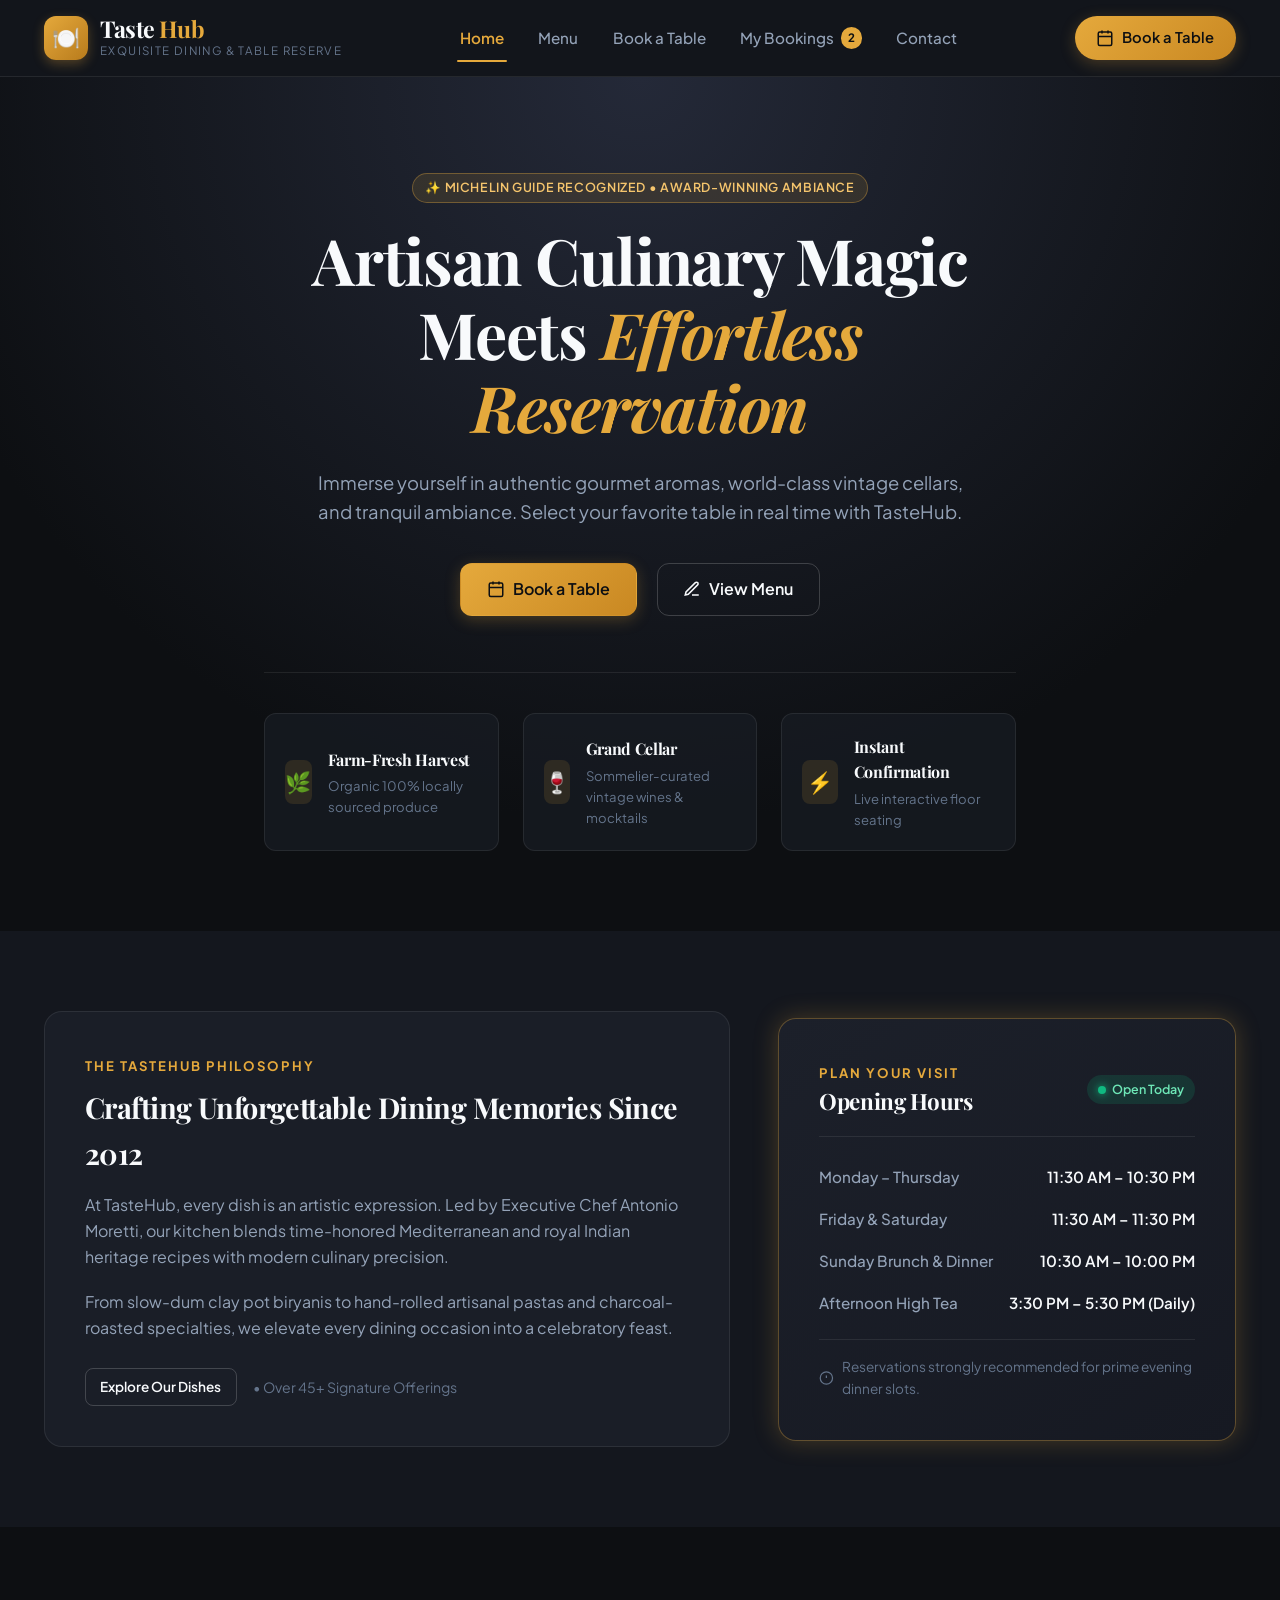
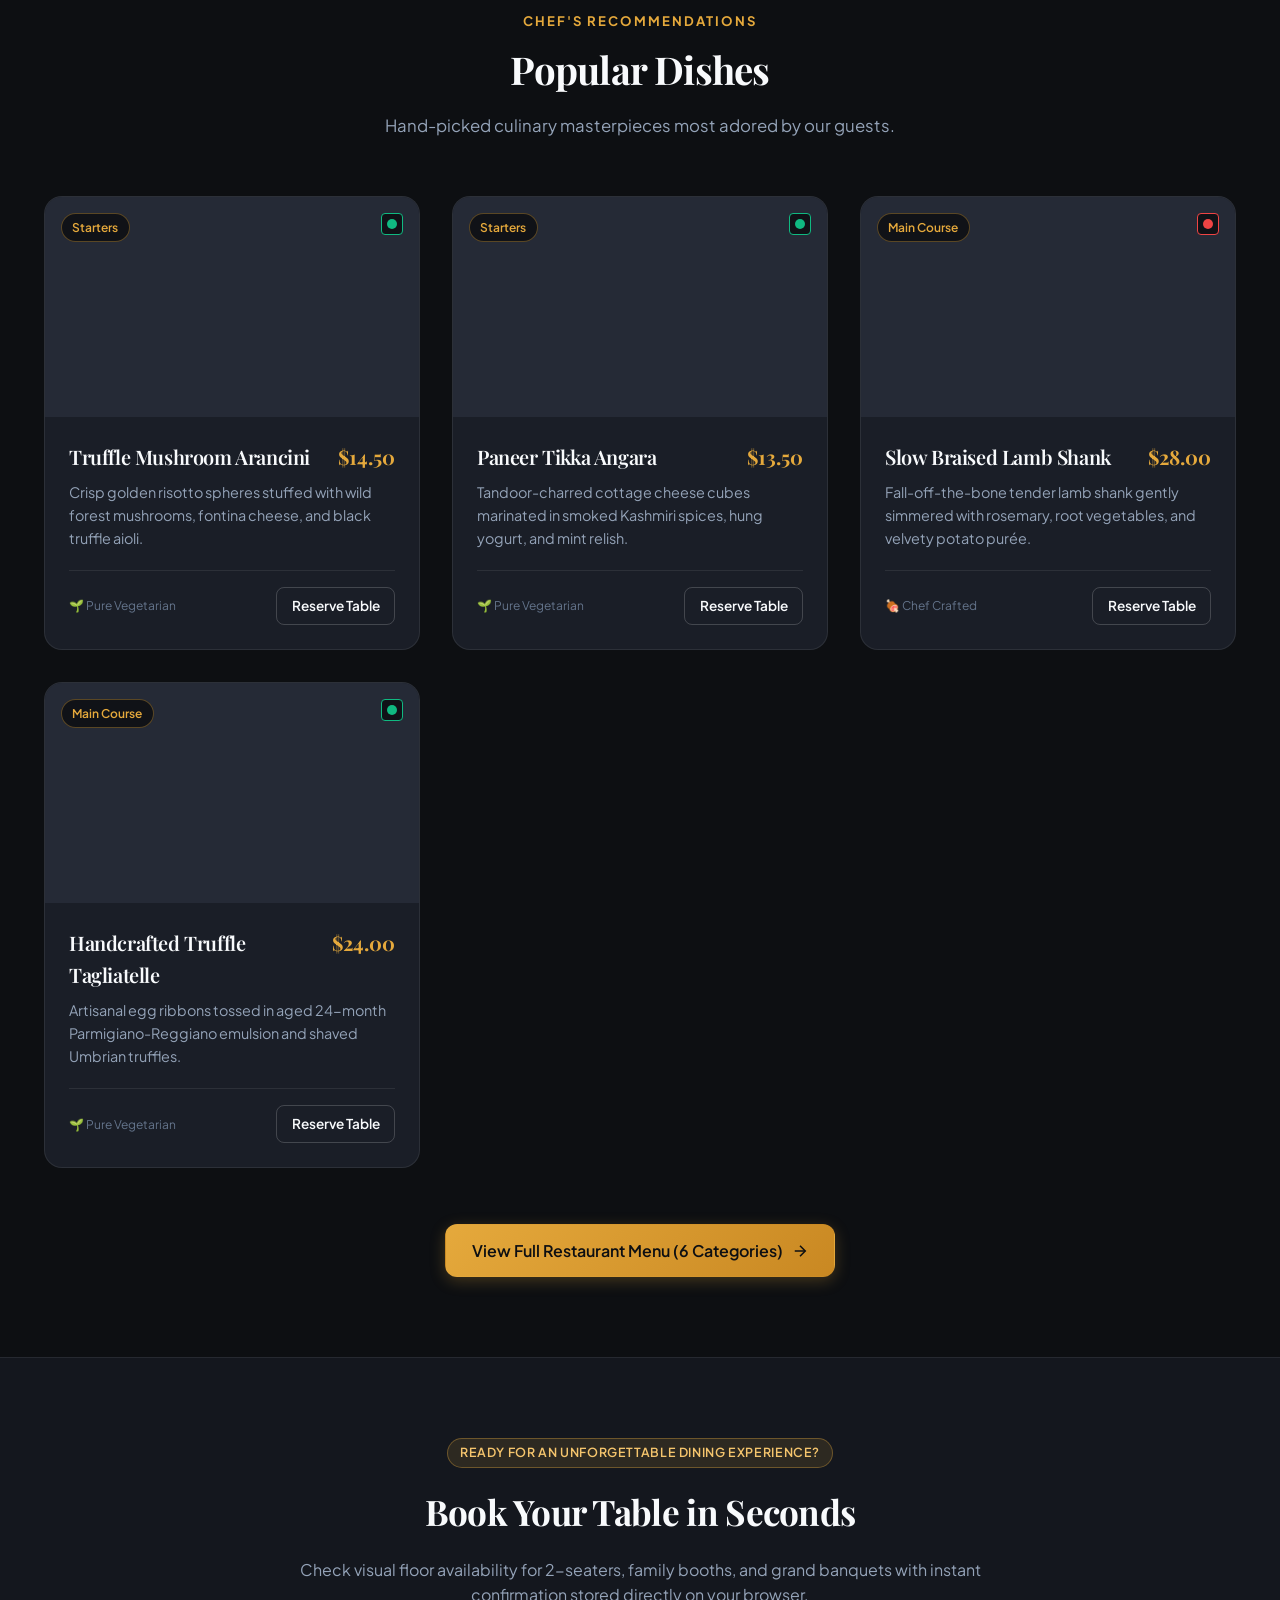
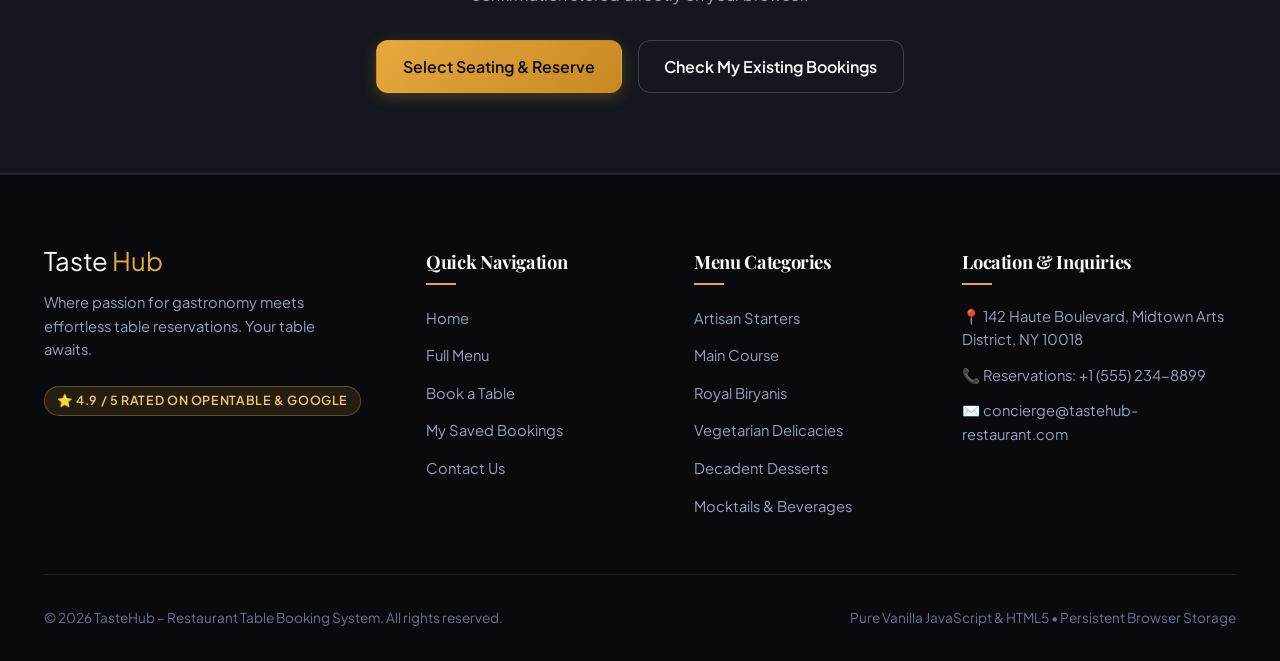
<file: index.html>
<!DOCTYPE html>
<html lang="en">
<head>
    <meta charset="UTF-8">
    <meta name="viewport" content="width=device-width, initial-scale=1.0">
    <meta name="description" content="TasteHub – Experience fine dining and reserve your exclusive restaurant table with real-time floor plan availability.">
    <title>TasteHub – Restaurant Table Booking System</title>
    
    <!-- Google Fonts -->
    <link rel="preconnect" href="https://fonts.googleapis.com">
    <link rel="preconnect" href="https://fonts.gstatic.com" crossorigin>
    <link href="https://fonts.googleapis.com/css2?family=Playfair+Display:ital,wght@0,500;0,600;0,700;0,800;1,600&family=Plus+Jakarta+Sans:wght@300;400;500;600;700&display=swap" rel="stylesheet">
    
    <!-- Stylesheet -->
    <link rel="stylesheet" href="css/style.css">
</head>
<body>

    <!-- Site Header & Navigation Bar -->
    <header class="site-header">
        <div class="container nav-container">
            <a href="index.html" class="logo-link" id="brand-logo-link">
                <div class="logo-badge">🍽️</div>
                <div class="brand-text-wrap">
                    <h1 class="brand-title">Taste<span>Hub</span></h1>
                    <span class="brand-tagline">Exquisite Dining & Table Reserve</span>
                </div>
            </a>

            <!-- Desktop Navigation -->
            <nav class="desktop-nav" aria-label="Main Navigation">
                <a href="index.html" class="nav-link active" id="nav-home">Home</a>
                <a href="menu.html" class="nav-link" id="nav-menu">Menu</a>
                <a href="booking.html" class="nav-link" id="nav-booking">Book a Table</a>
                <a href="bookings.html" class="nav-link" id="nav-bookings">
                    My Bookings
                    <span class="badge-counter" id="booking-count-badge">0</span>
                </a>
                <a href="contact.html" class="nav-link" id="nav-contact">Contact</a>
            </nav>

            <a href="booking.html" class="nav-cta-btn" id="nav-reserve-cta">
                <svg width="18" height="18" fill="none" stroke="currentColor" stroke-width="2" viewBox="0 0 24 24"><path d="M8 2v4M16 2v4M3 10h18M5 4h14a2 2 0 012 2v14a2 2 0 01-2 2H5a2 2 0 01-2-2V6a2 2 0 012-2z"/></svg>
                Book a Table
            </a>

            <!-- Mobile Hamburger Button -->
            <button class="mobile-toggle-btn" id="mobile-menu-toggle" aria-label="Toggle Mobile Menu">
                <svg width="24" height="24" fill="none" stroke="currentColor" stroke-width="2" viewBox="0 0 24 24"><line x1="3" y1="12" x2="21" y2="12"/><line x1="3" y1="6" x2="21" y2="6"/><line x1="3" y1="18" x2="21" y2="18"/></svg>
            </button>
        </div>
    </header>

    <!-- Mobile Navigation Drawer -->
    <div class="mobile-nav-drawer" id="mobile-nav-drawer">
        <a href="index.html" class="mobile-nav-link active">Home</a>
        <a href="menu.html" class="mobile-nav-link">Menu</a>
        <a href="booking.html" class="mobile-nav-link">Book a Table</a>
        <a href="bookings.html" class="mobile-nav-link">My Bookings</a>
        <a href="contact.html" class="mobile-nav-link">Contact</a>
        <a href="booking.html" class="btn btn-primary" style="margin-top: 0.5rem;">Reserve Table Now</a>
    </div>

    <!-- Main Content -->
    <main>
        <!-- Hero Section -->
        <section class="hero-section" id="hero">
            <div class="hero-overlay"></div>
            <div class="container hero-content">
                <div class="hero-badge">
                    <span class="badge badge-gold">✨ Michelin Guide Recognized • Award-Winning Ambiance</span>
                </div>
                <h2 class="hero-title">
                    Artisan Culinary Magic Meets <span>Effortless Reservation</span>
                </h2>
                <p class="hero-desc">
                    Immerse yourself in authentic gourmet aromas, world-class vintage cellars, and tranquil ambiance. Select your favorite table in real time with TasteHub.
                </p>
                <div class="hero-actions">
                    <a href="booking.html" class="btn btn-primary" id="hero-book-btn">
                        <svg width="18" height="18" fill="none" stroke="currentColor" stroke-width="2" viewBox="0 0 24 24"><path d="M8 2v4M16 2v4M3 10h18M5 4h14a2 2 0 012 2v14a2 2 0 01-2 2H5a2 2 0 01-2-2V6a2 2 0 012-2z"/></svg>
                        Book a Table
                    </a>
                    <a href="menu.html" class="btn btn-outline" id="hero-menu-btn">
                        <svg width="18" height="18" fill="none" stroke="currentColor" stroke-width="2" viewBox="0 0 24 24"><path d="M12 20h9M16.5 3.5a2.121 2.121 0 0 1 3 3L7 19l-4 1 1-4L16.5 3.5z"/></svg>
                        View Menu
                    </a>
                </div>

                <!-- Hero Features Row -->
                <div class="hero-features">
                    <div class="feature-pill">
                        <div class="feature-icon">🌿</div>
                        <div class="feature-text">
                            <h4>Farm-Fresh Harvest</h4>
                            <p>Organic 100% locally sourced produce</p>
                        </div>
                    </div>
                    <div class="feature-pill">
                        <div class="feature-icon">🍷</div>
                        <div class="feature-text">
                            <h4>Grand Cellar</h4>
                            <p>Sommelier-curated vintage wines & mocktails</p>
                        </div>
                    </div>
                    <div class="feature-pill">
                        <div class="feature-icon">⚡</div>
                        <div class="feature-text">
                            <h4>Instant Confirmation</h4>
                            <p>Live interactive floor seating</p>
                        </div>
                    </div>
                </div>
            </div>
        </section>

        <!-- Story & Opening Hours Section -->
        <section class="section section-alt" id="story-hours">
            <div class="container">
                <div class="story-hours-grid">
                    <!-- Left: Culinary Story -->
                    <div class="story-card">
                        <span class="section-subtitle">The TasteHub Philosophy</span>
                        <h3>Crafting Unforgettable Dining Memories Since 2012</h3>
                        <p>
                            At TasteHub, every dish is an artistic expression. Led by Executive Chef Antonio Moretti, our kitchen blends time-honored Mediterranean and royal Indian heritage recipes with modern culinary precision.
                        </p>
                        <p>
                            From slow-dum clay pot biryanis to hand-rolled artisanal pastas and charcoal-roasted specialties, we elevate every dining occasion into a celebratory feast.
                        </p>
                        <div style="margin-top: 1.75rem; display: flex; gap: 1rem; align-items: center;">
                            <a href="menu.html" class="btn btn-sm btn-outline">Explore Our Dishes</a>
                            <span style="color: var(--text-muted); font-size: 0.88rem;">• Over 45+ Signature Offerings</span>
                        </div>
                    </div>

                    <!-- Right: Opening Hours Card -->
                    <div class="hours-card" id="opening-hours-card">
                        <div class="hours-header">
                            <div>
                                <span class="section-subtitle" style="margin-bottom: 0;">Plan Your Visit</span>
                                <h3>Opening Hours</h3>
                            </div>
                            <div class="live-status-chip">
                                <span class="pulse-circle"></span> Open Today
                            </div>
                        </div>

                        <ul class="hours-list">
                            <li class="hours-item">
                                <span class="hours-day">Monday – Thursday</span>
                                <span class="hours-time">11:30 AM – 10:30 PM</span>
                            </li>
                            <li class="hours-item">
                                <span class="hours-day">Friday & Saturday</span>
                                <span class="hours-time">11:30 AM – 11:30 PM</span>
                            </li>
                            <li class="hours-item">
                                <span class="hours-day">Sunday Brunch & Dinner</span>
                                <span class="hours-time">10:30 AM – 10:00 PM</span>
                            </li>
                            <li class="hours-item">
                                <span class="hours-day">Afternoon High Tea</span>
                                <span class="hours-time">3:30 PM – 5:30 PM (Daily)</span>
                            </li>
                        </ul>

                        <div class="hours-note">
                            <svg width="18" height="18" fill="none" stroke="currentColor" stroke-width="2" viewBox="0 0 24 24"><circle cx="12" cy="12" r="10"/><line x1="12" y1="8" x2="12" y2="12"/><line x1="12" y1="16" x2="12.01" y2="16"/></svg>
                            <span>Reservations strongly recommended for prime evening dinner slots.</span>
                        </div>
                    </div>
                </div>
            </div>
        </section>

        <!-- Popular Dishes Section -->
        <section class="section" id="popular-dishes">
            <div class="container">
                <div class="section-header">
                    <span class="section-subtitle">Chef's Recommendations</span>
                    <h2 class="section-title">Popular Dishes</h2>
                    <p class="section-desc">Hand-picked culinary masterpieces most adored by our guests.</p>
                </div>

                <div class="menu-grid" id="popular-dishes-grid">
                    <!-- Populated dynamically via script.js -->
                </div>

                <div style="text-align: center; margin-top: 3.5rem;">
                    <a href="menu.html" class="btn btn-primary" id="view-full-menu-btn">
                        <span>View Full Restaurant Menu (6 Categories)</span>
                        <svg width="18" height="18" fill="none" stroke="currentColor" stroke-width="2" viewBox="0 0 24 24"><line x1="5" y1="12" x2="19" y2="12"/><polyline points="12 5 19 12 12 19"/></svg>
                    </a>
                </div>
            </div>
        </section>

        <!-- Quick Booking CTA Banner -->
        <section class="section section-alt" style="border-top: 1px solid var(--border-subtle); border-bottom: 1px solid var(--border-subtle);">
            <div class="container" style="text-align: center; max-width: 760px;">
                <span class="badge badge-gold" style="margin-bottom: 1rem;">Ready for an unforgettable dining experience?</span>
                <h2 style="font-size: 2.2rem; margin-bottom: 1rem;">Book Your Table in Seconds</h2>
                <p style="color: var(--text-secondary); margin-bottom: 2rem;">
                    Check visual floor availability for 2-seaters, family booths, and grand banquets with instant confirmation stored directly on your browser.
                </p>
                <div style="display: flex; gap: 1rem; justify-content: center; flex-wrap: wrap;">
                    <a href="booking.html" class="btn btn-primary">Select Seating & Reserve</a>
                    <a href="bookings.html" class="btn btn-outline">Check My Existing Bookings</a>
                </div>
            </div>
        </section>
    </main>

    <!-- Site Footer -->
    <footer class="site-footer">
        <div class="container">
            <div class="footer-grid">
                <div class="footer-brand">
                    <div class="brand-title" style="font-size: 1.6rem;">Taste<span>Hub</span></div>
                    <p>Where passion for gastronomy meets effortless table reservations. Your table awaits.</p>
                    <span class="badge badge-gold">⭐ 4.9 / 5 Rated on OpenTable & Google</span>
                </div>

                <div class="footer-col">
                    <h4>Quick Navigation</h4>
                    <ul class="footer-links">
                        <li><a href="index.html">Home</a></li>
                        <li><a href="menu.html">Full Menu</a></li>
                        <li><a href="booking.html">Book a Table</a></li>
                        <li><a href="bookings.html">My Saved Bookings</a></li>
                        <li><a href="contact.html">Contact Us</a></li>
                    </ul>
                </div>

                <div class="footer-col">
                    <h4>Menu Categories</h4>
                    <ul class="footer-links">
                        <li><a href="menu.html">Artisan Starters</a></li>
                        <li><a href="menu.html">Main Course</a></li>
                        <li><a href="menu.html">Royal Biryanis</a></li>
                        <li><a href="menu.html">Vegetarian Delicacies</a></li>
                        <li><a href="menu.html">Decadent Desserts</a></li>
                        <li><a href="menu.html">Mocktails & Beverages</a></li>
                    </ul>
                </div>

                <div class="footer-col">
                    <h4>Location & Inquiries</h4>
                    <p style="color: var(--text-secondary); font-size: 0.92rem; margin-bottom: 0.75rem;">
                        📍 142 Haute Boulevard, Midtown Arts District, NY 10018
                    </p>
                    <p style="color: var(--text-secondary); font-size: 0.92rem; margin-bottom: 0.75rem;">
                        📞 Reservations: +1 (555) 234-8899
                    </p>
                    <p style="color: var(--text-secondary); font-size: 0.92rem;">
                        ✉️ concierge@tastehub-restaurant.com
                    </p>
                </div>
            </div>

            <div class="footer-bottom">
                <p>&copy; 2026 TasteHub – Restaurant Table Booking System. All rights reserved.</p>
                <p>Pure Vanilla JavaScript & HTML5 • Persistent Browser Storage</p>
            </div>
        </div>
    </footer>

    <!-- Toast Notification Container -->
    <div id="toast-container" class="toast-container"></div>

    <!-- Script File -->
    <script src="js/script.js"></script>
</body>
</html>
</file>
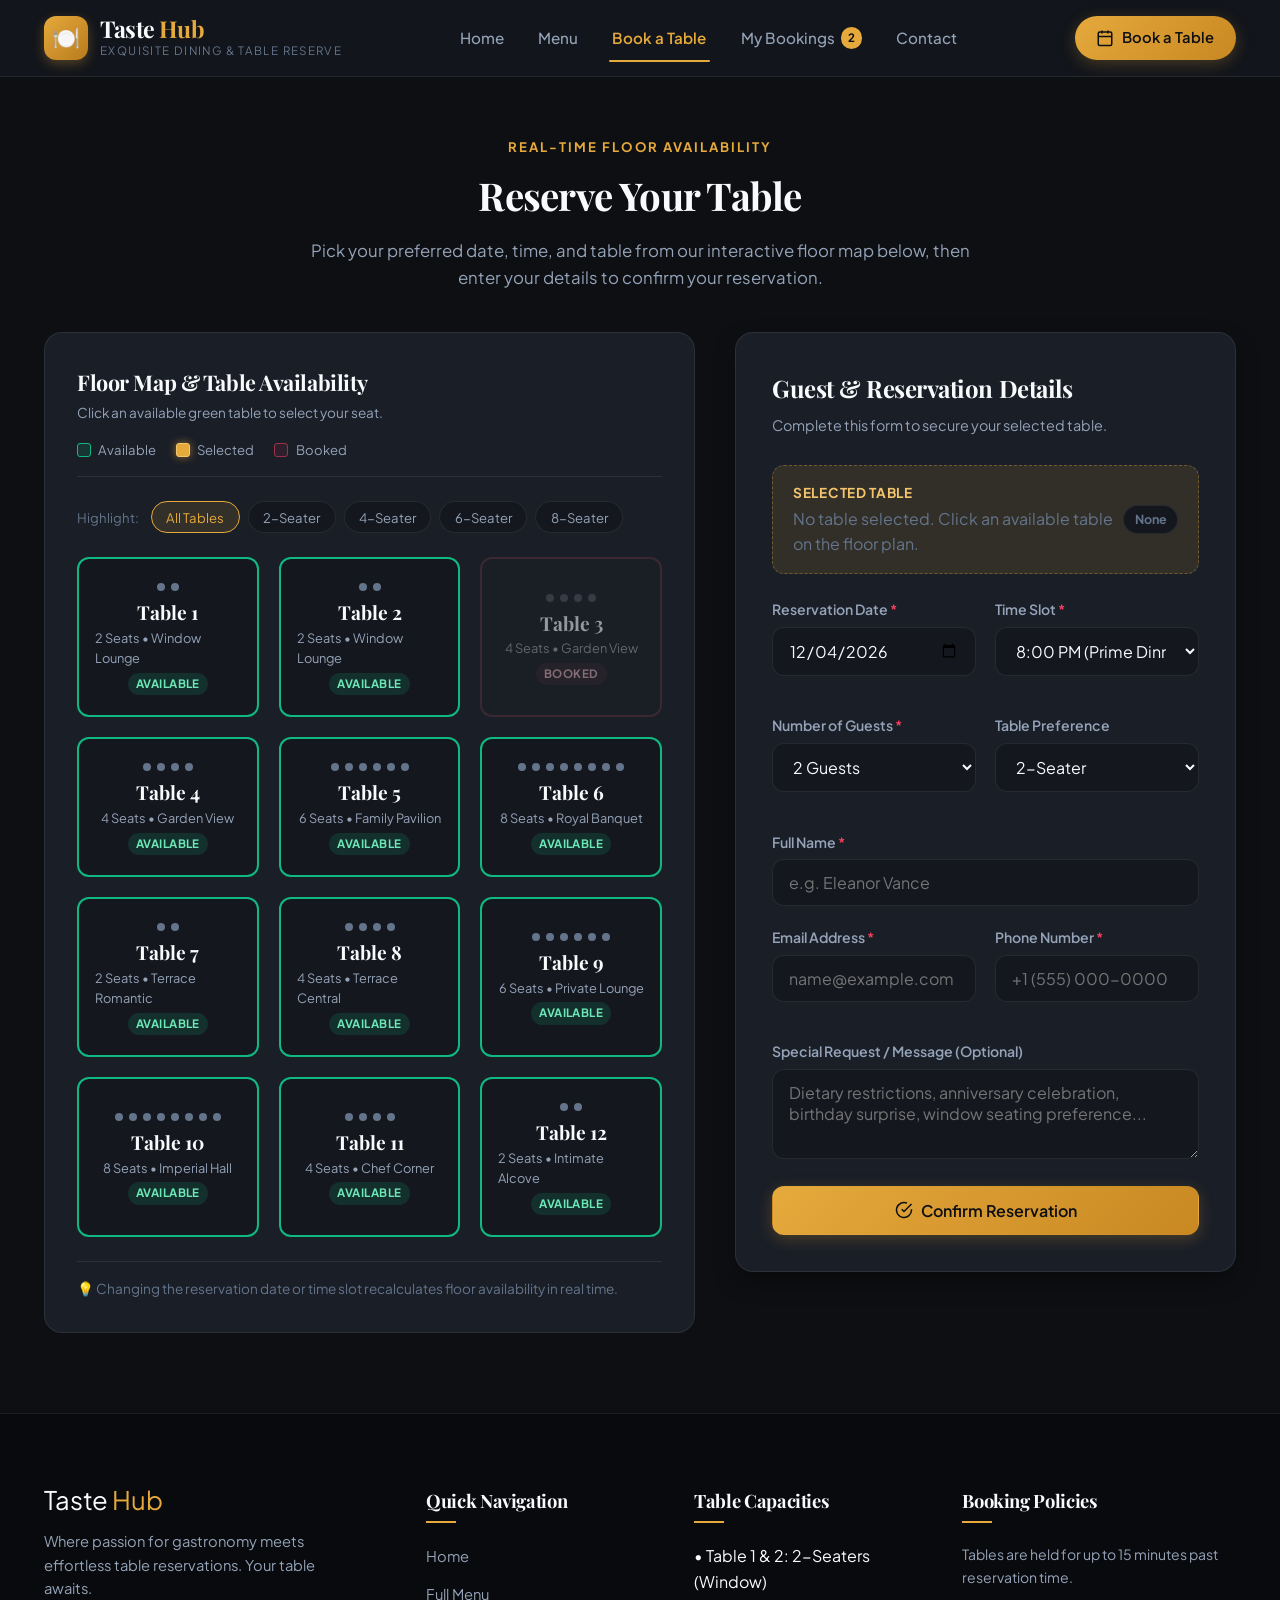
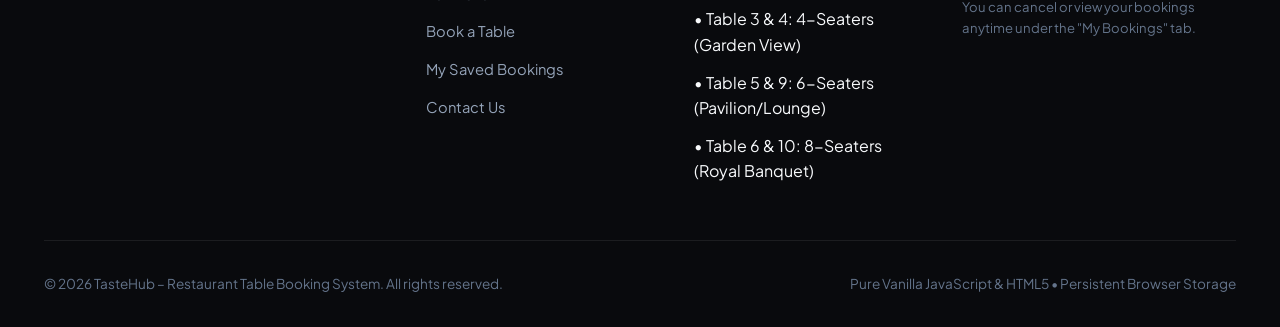
<file: booking.html>
<!DOCTYPE html>
<html lang="en">
<head>
    <meta charset="UTF-8">
    <meta name="viewport" content="width=device-width, initial-scale=1.0">
    <meta name="description" content="Reserve your restaurant table at TasteHub with our real-time interactive floor plan. Choose from 2-seaters, 4-seaters, family booths, and royal banquet seating.">
    <title>Book a Table – TasteHub Table Booking System</title>
    
    <!-- Google Fonts -->
    <link rel="preconnect" href="https://fonts.googleapis.com">
    <link rel="preconnect" href="https://fonts.gstatic.com" crossorigin>
    <link href="https://fonts.googleapis.com/css2?family=Playfair+Display:ital,wght@0,500;0,600;0,700;0,800;1,600&family=Plus+Jakarta+Sans:wght@300;400;500;600;700&display=swap" rel="stylesheet">
    
    <!-- Stylesheet -->
    <link rel="stylesheet" href="css/style.css">
</head>
<body>

    <!-- Site Header -->
    <header class="site-header">
        <div class="container nav-container">
            <a href="index.html" class="logo-link">
                <div class="logo-badge">🍽️</div>
                <div class="brand-text-wrap">
                    <h1 class="brand-title">Taste<span>Hub</span></h1>
                    <span class="brand-tagline">Exquisite Dining & Table Reserve</span>
                </div>
            </a>

            <!-- Desktop Navigation -->
            <nav class="desktop-nav" aria-label="Main Navigation">
                <a href="index.html" class="nav-link" id="nav-home">Home</a>
                <a href="menu.html" class="nav-link" id="nav-menu">Menu</a>
                <a href="booking.html" class="nav-link active" id="nav-booking">Book a Table</a>
                <a href="bookings.html" class="nav-link" id="nav-bookings">
                    My Bookings
                    <span class="badge-counter" id="booking-count-badge">0</span>
                </a>
                <a href="contact.html" class="nav-link" id="nav-contact">Contact</a>
            </nav>

            <a href="booking.html" class="nav-cta-btn">
                <svg width="18" height="18" fill="none" stroke="currentColor" stroke-width="2" viewBox="0 0 24 24"><path d="M8 2v4M16 2v4M3 10h18M5 4h14a2 2 0 012 2v14a2 2 0 01-2 2H5a2 2 0 01-2-2V6a2 2 0 012-2z"/></svg>
                Book a Table
            </a>

            <!-- Mobile Hamburger Button -->
            <button class="mobile-toggle-btn" id="mobile-menu-toggle" aria-label="Toggle Mobile Menu">
                <svg width="24" height="24" fill="none" stroke="currentColor" stroke-width="2" viewBox="0 0 24 24"><line x1="3" y1="12" x2="21" y2="12"/><line x1="3" y1="6" x2="21" y2="6"/><line x1="3" y1="18" x2="21" y2="18"/></svg>
            </button>
        </div>
    </header>

    <!-- Mobile Navigation Drawer -->
    <div class="mobile-nav-drawer" id="mobile-nav-drawer">
        <a href="index.html" class="mobile-nav-link">Home</a>
        <a href="menu.html" class="mobile-nav-link">Menu</a>
        <a href="booking.html" class="mobile-nav-link active">Book a Table</a>
        <a href="bookings.html" class="mobile-nav-link">My Bookings</a>
        <a href="contact.html" class="mobile-nav-link">Contact</a>
    </div>

    <!-- Booking Main Content -->
    <main class="booking-section-wrapper">
        <div class="container">
            <div class="section-header" style="margin-bottom: 2.5rem;">
                <span class="section-subtitle">Real-Time Floor Availability</span>
                <h2 class="section-title">Reserve Your Table</h2>
                <p class="section-desc">
                    Pick your preferred date, time, and table from our interactive floor map below, then enter your details to confirm your reservation.
                </p>
            </div>

            <!-- Two Column Layout: Floor Map (Left) & Customer Form (Right) -->
            <div class="booking-layout-grid">
                
                <!-- LEFT: Visual Floor Plan & Availability Map -->
                <div class="floor-card">
                    <div class="floor-card-header">
                        <div>
                            <h3 style="font-size: 1.35rem; margin-bottom: 2px;">Floor Map & Table Availability</h3>
                            <p style="color: var(--text-secondary); font-size: 0.85rem;">Click an available green table to select your seat.</p>
                        </div>

                        <!-- Status Color Legend -->
                        <div class="floor-legend">
                            <div class="legend-item">
                                <span class="legend-box available"></span>
                                <span>Available</span>
                            </div>
                            <div class="legend-item">
                                <span class="legend-box selected"></span>
                                <span>Selected</span>
                            </div>
                            <div class="legend-item">
                                <span class="legend-box booked"></span>
                                <span>Booked</span>
                            </div>
                        </div>
                    </div>

                    <!-- Seating Capacity Quick Filters -->
                    <div class="preference-filter-bar">
                        <span style="font-size: 0.82rem; color: var(--text-muted); align-self: center; margin-right: 4px;">Highlight:</span>
                        <button type="button" class="pref-pill active" data-pref="ALL">All Tables</button>
                        <button type="button" class="pref-pill" data-pref="2-Seater">2-Seater</button>
                        <button type="button" class="pref-pill" data-pref="4-Seater">4-Seater</button>
                        <button type="button" class="pref-pill" data-pref="6-Seater">6-Seater</button>
                        <button type="button" class="pref-pill" data-pref="8-Seater">8-Seater</button>
                    </div>

                    <!-- Interactive Tables Grid -->
                    <div class="restaurant-floor-grid" id="restaurant-floor-grid">
                        <!-- Rendered dynamically by script.js with Available, Selected, or Booked states -->
                    </div>

                    <div style="margin-top: 1.5rem; padding-top: 1rem; border-top: 1px solid var(--border-subtle); display: flex; justify-content: space-between; align-items: center; flex-wrap: wrap; gap: 0.5rem; font-size: 0.85rem; color: var(--text-muted);">
                        <span>💡 Changing the reservation date or time slot recalculates floor availability in real time.</span>
                    </div>
                </div>

                <!-- RIGHT: Reservation Form -->
                <div class="form-card">
                    <h3 class="form-card-title">Guest & Reservation Details</h3>
                    <p class="form-card-subtitle">Complete this form to secure your selected table.</p>

                    <!-- Selected Table Card Preview -->
                    <div class="selected-table-preview" id="selected-table-preview-card">
                        <div class="table-preview-info">
                            <h5>Selected Table</h5>
                            <p style="color: var(--text-muted); font-weight: normal;">No table selected. Click an available table on the floor plan.</p>
                        </div>
                        <span class="preview-badge" style="background: var(--bg-secondary); color: var(--text-muted); border: 1px solid var(--border-subtle);">None</span>
                    </div>

                    <form id="restaurant-booking-form" novalidate>
                        <input type="hidden" id="selected-table-input" name="selectedTable">

                        <!-- Date and Time Row -->
                        <div class="form-row">
                            <div class="form-group">
                                <label for="booking-date" class="form-label">Reservation Date <span class="req">*</span></label>
                                <input type="date" id="booking-date" class="form-control" required>
                                <span class="error-msg">Please select a valid future date.</span>
                            </div>

                            <div class="form-group">
                                <label for="booking-time" class="form-label">Time Slot <span class="req">*</span></label>
                                <select id="booking-time" class="form-control" required>
                                    <option value="" disabled selected>Select a time slot</option>
                                    <option value="12:00">12:00 PM (Lunch)</option>
                                    <option value="13:00">1:00 PM (Lunch)</option>
                                    <option value="14:00">2:00 PM (Lunch)</option>
                                    <option value="18:00">6:00 PM (Early Dinner)</option>
                                    <option value="19:00">7:00 PM (Dinner)</option>
                                    <option value="20:00" selected>8:00 PM (Prime Dinner)</option>
                                    <option value="21:00">9:00 PM (Late Dinner)</option>
                                    <option value="22:00">10:00 PM (Late Night)</option>
                                </select>
                                <span class="error-msg">Please select a time slot.</span>
                            </div>
                        </div>

                        <!-- Guests & Table Preference Row -->
                        <div class="form-row">
                            <div class="form-group">
                                <label for="booking-guests" class="form-label">Number of Guests <span class="req">*</span></label>
                                <select id="booking-guests" class="form-control" required>
                                    <option value="1">1 Person</option>
                                    <option value="2" selected>2 Guests</option>
                                    <option value="3">3 Guests</option>
                                    <option value="4">4 Guests</option>
                                    <option value="5">5 Guests</option>
                                    <option value="6">6 Guests</option>
                                    <option value="7">7 Guests</option>
                                    <option value="8">8 Guests</option>
                                </select>
                                <span class="error-msg">Please specify guest count.</span>
                            </div>

                            <div class="form-group">
                                <label for="booking-table-pref" class="form-label">Table Preference</label>
                                <select id="booking-table-pref" class="form-control">
                                    <option value="2-Seater">2-Seater</option>
                                    <option value="4-Seater">4-Seater</option>
                                    <option value="6-Seater">6-Seater</option>
                                    <option value="8-Seater">8-Seater</option>
                                </select>
                            </div>
                        </div>

                        <!-- Customer Name -->
                        <div class="form-group">
                            <label for="customer-name" class="form-label">Full Name <span class="req">*</span></label>
                            <input type="text" id="customer-name" class="form-control" placeholder="e.g. Eleanor Vance" required>
                            <span class="error-msg">Please enter your name.</span>
                        </div>

                        <!-- Email & Phone -->
                        <div class="form-row">
                            <div class="form-group">
                                <label for="customer-email" class="form-label">Email Address <span class="req">*</span></label>
                                <input type="email" id="customer-email" class="form-control" placeholder="name@example.com" required>
                                <span class="error-msg">Please enter a valid email address.</span>
                            </div>

                            <div class="form-group">
                                <label for="customer-phone" class="form-label">Phone Number <span class="req">*</span></label>
                                <input type="tel" id="customer-phone" class="form-control" placeholder="+1 (555) 000-0000" required>
                                <span class="error-msg">Please enter a valid phone number.</span>
                            </div>
                        </div>

                        <!-- Special Request -->
                        <div class="form-group">
                            <label for="special-requests" class="form-label">Special Request / Message (Optional)</label>
                            <textarea id="special-requests" class="form-control" placeholder="Dietary restrictions, anniversary celebration, birthday surprise, window seating preference..."></textarea>
                        </div>

                        <button type="submit" class="btn btn-primary" id="submit-booking-btn" style="width: 100%; margin-top: 0.5rem;">
                            <svg width="18" height="18" fill="none" stroke="currentColor" stroke-width="2" viewBox="0 0 24 24"><path d="M22 11.08V12a10 10 0 1 1-5.93-9.14"/><polyline points="22 4 12 14.01 9 11.01"/></svg>
                            Confirm Reservation
                        </button>
                    </form>
                </div>
            </div>
        </div>
    </main>

    <!-- Confirmation Modal / Receipt Voucher (Triggered after successful submission) -->
    <div class="modal-backdrop" id="confirmation-modal">
        <div class="confirmation-card" id="printable-voucher">
            <div class="conf-icon-wrap">
                <svg width="38" height="38" fill="none" stroke="currentColor" stroke-width="3" viewBox="0 0 24 24"><polyline points="20 6 9 17 4 12"/></svg>
            </div>
            
            <h2 class="conf-title">Booking Confirmed!</h2>
            <p class="conf-subtitle">Thank you! Your table has been reserved and saved to your local storage.</p>

            <!-- Printable Voucher Receipt -->
            <div class="voucher-ticket">
                <div class="voucher-id-row">
                    <div>
                        <span class="voucher-id-label">Reservation ID</span>
                        <div class="voucher-id-code" id="conf-booking-id">TH-00000</div>
                    </div>
                    <span class="badge badge-success">Confirmed</span>
                </div>

                <div class="voucher-details-grid">
                    <div class="voucher-detail-item">
                        <label>Guest Name</label>
                        <p id="conf-customer-name">John Doe</p>
                    </div>
                    <div class="voucher-detail-item">
                        <label>Reserved Table</label>
                        <p id="conf-table">Table #1</p>
                    </div>
                    <div class="voucher-detail-item">
                        <label>Date</label>
                        <p id="conf-date">2026-09-18</p>
                    </div>
                    <div class="voucher-detail-item">
                        <label>Time Slot</label>
                        <p id="conf-time">8:00 PM</p>
                    </div>
                    <div class="voucher-detail-item">
                        <label>Party Size</label>
                        <p id="conf-guests">2 Guests</p>
                    </div>
                    <div class="voucher-detail-item">
                        <label>Special Requests</label>
                        <p id="conf-special-req">None</p>
                    </div>
                </div>

                <div style="margin-top: 1.25rem; padding-top: 0.75rem; border-top: 1px solid var(--border-subtle); font-size: 0.75rem; color: var(--text-muted); text-align: center;">
                    TasteHub Haute Cuisine • 142 Haute Blvd, Midtown • (555) 234-8899
                </div>
            </div>

            <!-- Modal Action Buttons -->
            <div class="conf-actions">
                <button class="btn btn-primary" onclick="window.print()" id="print-booking-btn">
                    <svg width="18" height="18" fill="none" stroke="currentColor" stroke-width="2" viewBox="0 0 24 24"><polyline points="6 9 6 2 18 2 18 9"/><path d="M6 18H4a2 2 0 0 1-2-2v-5a2 2 0 0 1 2-2h16a2 2 0 0 1 2 2v5a2 2 0 0 1-2 2h-2"/><rect x="6" y="14" width="12" height="8"/></svg>
                    Print Booking
                </button>
                <a href="bookings.html" class="btn btn-outline" id="view-my-bookings-btn">
                    View in My Bookings
                </a>
                <a href="index.html" class="btn btn-outline" id="back-home-btn">
                    Back to Home
                </a>
            </div>
        </div>
    </div>

    <!-- Site Footer -->
    <footer class="site-footer">
        <div class="container">
            <div class="footer-grid">
                <div class="footer-brand">
                    <div class="brand-title" style="font-size: 1.6rem;">Taste<span>Hub</span></div>
                    <p>Where passion for gastronomy meets effortless table reservations. Your table awaits.</p>
                </div>

                <div class="footer-col">
                    <h4>Quick Navigation</h4>
                    <ul class="footer-links">
                        <li><a href="index.html">Home</a></li>
                        <li><a href="menu.html">Full Menu</a></li>
                        <li><a href="booking.html">Book a Table</a></li>
                        <li><a href="bookings.html">My Saved Bookings</a></li>
                        <li><a href="contact.html">Contact Us</a></li>
                    </ul>
                </div>

                <div class="footer-col">
                    <h4>Table Capacities</h4>
                    <ul class="footer-links">
                        <li><span>• Table 1 & 2: 2-Seaters (Window)</span></li>
                        <li><span>• Table 3 & 4: 4-Seaters (Garden View)</span></li>
                        <li><span>• Table 5 & 9: 6-Seaters (Pavilion/Lounge)</span></li>
                        <li><span>• Table 6 & 10: 8-Seaters (Royal Banquet)</span></li>
                    </ul>
                </div>

                <div class="footer-col">
                    <h4>Booking Policies</h4>
                    <p style="color: var(--text-secondary); font-size: 0.88rem; margin-bottom: 0.5rem;">
                        Tables are held for up to 15 minutes past reservation time.
                    </p>
                    <p style="color: var(--text-muted); font-size: 0.82rem;">
                        You can cancel or view your bookings anytime under the "My Bookings" tab.
                    </p>
                </div>
            </div>

            <div class="footer-bottom">
                <p>&copy; 2026 TasteHub – Restaurant Table Booking System. All rights reserved.</p>
                <p>Pure Vanilla JavaScript & HTML5 • Persistent Browser Storage</p>
            </div>
        </div>
    </footer>

    <!-- Toast Notification Container -->
    <div id="toast-container" class="toast-container"></div>

    <!-- Script File -->
    <script src="js/script.js"></script>
</body>
</html>
</file>
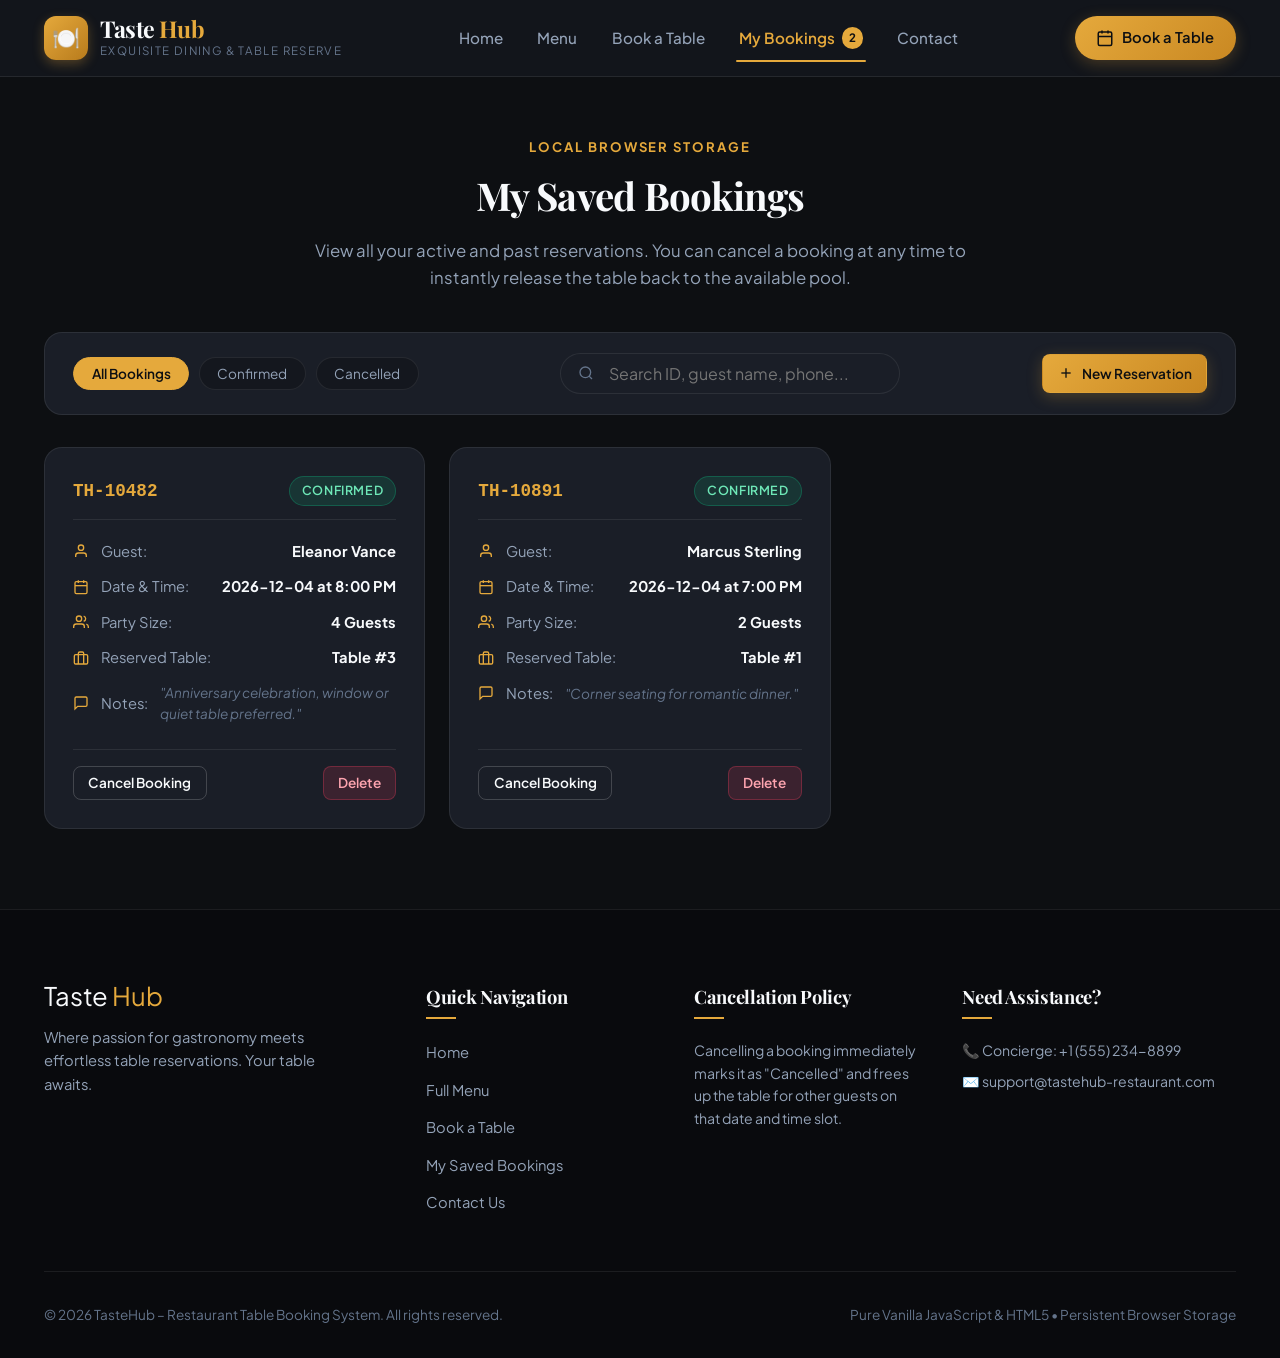
<file: bookings.html>
<!DOCTYPE html>
<html lang="en">
<head>
    <meta charset="UTF-8">
    <meta name="viewport" content="width=device-width, initial-scale=1.0">
    <meta name="description" content="View and manage your TasteHub restaurant table bookings. Cancel or remove reservations directly from browser localStorage.">
    <title>My Bookings – TasteHub Table Booking System</title>
    
    <!-- Google Fonts -->
    <link rel="preconnect" href="https://fonts.googleapis.com">
    <link rel="preconnect" href="https://fonts.gstatic.com" crossorigin>
    <link href="https://fonts.googleapis.com/css2?family=Playfair+Display:ital,wght@0,500;0,600;0,700;0,800;1,600&family=Plus+Jakarta+Sans:wght@300;400;500;600;700&display=swap" rel="stylesheet">
    
    <!-- Stylesheet -->
    <link rel="stylesheet" href="css/style.css">
</head>
<body>

    <!-- Site Header -->
    <header class="site-header">
        <div class="container nav-container">
            <a href="index.html" class="logo-link">
                <div class="logo-badge">🍽️</div>
                <div class="brand-text-wrap">
                    <h1 class="brand-title">Taste<span>Hub</span></h1>
                    <span class="brand-tagline">Exquisite Dining & Table Reserve</span>
                </div>
            </a>

            <!-- Desktop Navigation -->
            <nav class="desktop-nav" aria-label="Main Navigation">
                <a href="index.html" class="nav-link" id="nav-home">Home</a>
                <a href="menu.html" class="nav-link" id="nav-menu">Menu</a>
                <a href="booking.html" class="nav-link" id="nav-booking">Book a Table</a>
                <a href="bookings.html" class="nav-link active" id="nav-bookings">
                    My Bookings
                    <span class="badge-counter" id="booking-count-badge">0</span>
                </a>
                <a href="contact.html" class="nav-link" id="nav-contact">Contact</a>
            </nav>

            <a href="booking.html" class="nav-cta-btn">
                <svg width="18" height="18" fill="none" stroke="currentColor" stroke-width="2" viewBox="0 0 24 24"><path d="M8 2v4M16 2v4M3 10h18M5 4h14a2 2 0 012 2v14a2 2 0 01-2 2H5a2 2 0 01-2-2V6a2 2 0 012-2z"/></svg>
                Book a Table
            </a>

            <!-- Mobile Hamburger Button -->
            <button class="mobile-toggle-btn" id="mobile-menu-toggle" aria-label="Toggle Mobile Menu">
                <svg width="24" height="24" fill="none" stroke="currentColor" stroke-width="2" viewBox="0 0 24 24"><line x1="3" y1="12" x2="21" y2="12"/><line x1="3" y1="6" x2="21" y2="6"/><line x1="3" y1="18" x2="21" y2="18"/></svg>
            </button>
        </div>
    </header>

    <!-- Mobile Navigation Drawer -->
    <div class="mobile-nav-drawer" id="mobile-nav-drawer">
        <a href="index.html" class="mobile-nav-link">Home</a>
        <a href="menu.html" class="mobile-nav-link">Menu</a>
        <a href="booking.html" class="mobile-nav-link">Book a Table</a>
        <a href="bookings.html" class="mobile-nav-link active">My Bookings</a>
        <a href="contact.html" class="mobile-nav-link">Contact</a>
    </div>

    <!-- Main Content -->
    <main class="bookings-section">
        <div class="container">
            <div class="section-header" style="margin-bottom: 2.5rem;">
                <span class="section-subtitle">Local Browser Storage</span>
                <h2 class="section-title">My Saved Bookings</h2>
                <p class="section-desc">
                    View all your active and past reservations. You can cancel a booking at any time to instantly release the table back to the available pool.
                </p>
            </div>

            <!-- Toolbar: Search & Status Filter -->
            <div class="bookings-toolbar">
                <div class="status-filter-pills" id="booking-status-filters">
                    <button class="filter-pill-btn active" data-status="ALL">All Bookings</button>
                    <button class="filter-pill-btn" data-status="Confirmed">Confirmed</button>
                    <button class="filter-pill-btn" data-status="Cancelled">Cancelled</button>
                </div>

                <div class="menu-search-wrapper" style="max-width: 340px; margin: 0;">
                    <svg class="search-icon" width="16" height="16" fill="none" stroke="currentColor" stroke-width="2" viewBox="0 0 24 24"><circle cx="11" cy="11" r="8"/><line x1="21" y1="21" x2="16.65" y2="16.65"/></svg>
                    <input type="text" id="bookings-search-input" class="search-input" style="padding-top: 0.55rem; padding-bottom: 0.55rem;" placeholder="Search ID, guest name, phone..." aria-label="Search Bookings">
                </div>

                <a href="booking.html" class="btn btn-sm btn-primary">
                    <svg width="16" height="16" fill="none" stroke="currentColor" stroke-width="2" viewBox="0 0 24 24"><line x1="12" y1="5" x2="12" y2="19"/><line x1="5" y1="12" x2="19" y2="12"/></svg>
                    New Reservation
                </a>
            </div>

            <!-- Bookings Grid List -->
            <div class="bookings-grid" id="my-bookings-container">
                <!-- Rendered dynamically by script.js -->
            </div>
        </div>
    </main>

    <!-- Site Footer -->
    <footer class="site-footer">
        <div class="container">
            <div class="footer-grid">
                <div class="footer-brand">
                    <div class="brand-title" style="font-size: 1.6rem;">Taste<span>Hub</span></div>
                    <p>Where passion for gastronomy meets effortless table reservations. Your table awaits.</p>
                </div>

                <div class="footer-col">
                    <h4>Quick Navigation</h4>
                    <ul class="footer-links">
                        <li><a href="index.html">Home</a></li>
                        <li><a href="menu.html">Full Menu</a></li>
                        <li><a href="booking.html">Book a Table</a></li>
                        <li><a href="bookings.html">My Saved Bookings</a></li>
                        <li><a href="contact.html">Contact Us</a></li>
                    </ul>
                </div>

                <div class="footer-col">
                    <h4>Cancellation Policy</h4>
                    <p style="color: var(--text-secondary); font-size: 0.88rem; margin-bottom: 0.5rem;">
                        Cancelling a booking immediately marks it as "Cancelled" and frees up the table for other guests on that date and time slot.
                    </p>
                </div>

                <div class="footer-col">
                    <h4>Need Assistance?</h4>
                    <p style="color: var(--text-secondary); font-size: 0.88rem; margin-bottom: 0.5rem;">
                        📞 Concierge: +1 (555) 234-8899
                    </p>
                    <p style="color: var(--text-secondary); font-size: 0.88rem;">
                        ✉️ support@tastehub-restaurant.com
                    </p>
                </div>
            </div>

            <div class="footer-bottom">
                <p>&copy; 2026 TasteHub – Restaurant Table Booking System. All rights reserved.</p>
                <p>Pure Vanilla JavaScript & HTML5 • Persistent Browser Storage</p>
            </div>
        </div>
    </footer>

    <!-- Toast Notification Container -->
    <div id="toast-container" class="toast-container"></div>

    <!-- Script File -->
    <script src="js/script.js"></script>
</body>
</html>
</file>
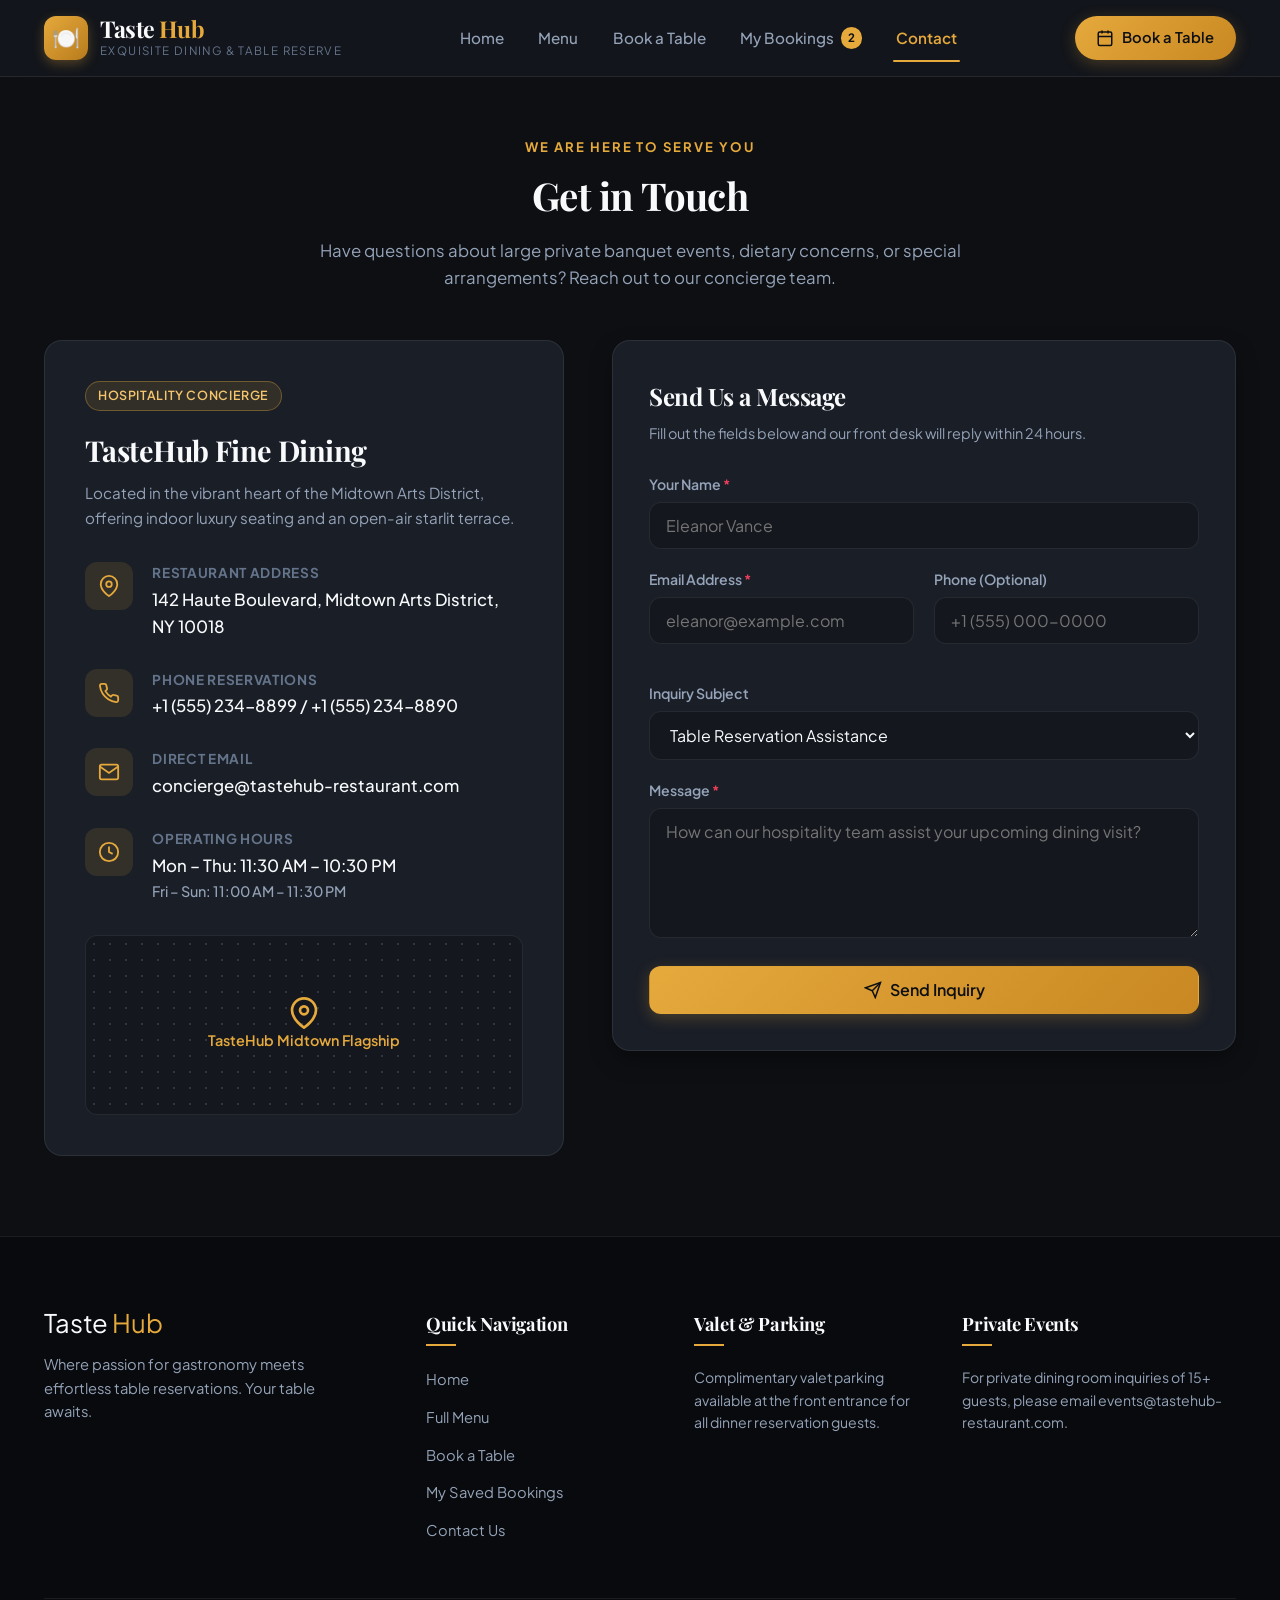
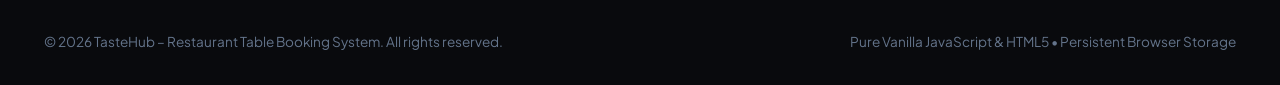
<file: contact.html>
<!DOCTYPE html>
<html lang="en">
<head>
    <meta charset="UTF-8">
    <meta name="viewport" content="width=device-width, initial-scale=1.0">
    <meta name="description" content="Contact TasteHub Restaurant. Find our location, phone number, operating hours, or send our concierge team an inquiry.">
    <title>Contact Us – TasteHub Table Booking System</title>
    
    <!-- Google Fonts -->
    <link rel="preconnect" href="https://fonts.googleapis.com">
    <link rel="preconnect" href="https://fonts.gstatic.com" crossorigin>
    <link href="https://fonts.googleapis.com/css2?family=Playfair+Display:ital,wght@0,500;0,600;0,700;0,800;1,600&family=Plus+Jakarta+Sans:wght@300;400;500;600;700&display=swap" rel="stylesheet">
    
    <!-- Stylesheet -->
    <link rel="stylesheet" href="css/style.css">
</head>
<body>

    <!-- Site Header -->
    <header class="site-header">
        <div class="container nav-container">
            <a href="index.html" class="logo-link">
                <div class="logo-badge">🍽️</div>
                <div class="brand-text-wrap">
                    <h1 class="brand-title">Taste<span>Hub</span></h1>
                    <span class="brand-tagline">Exquisite Dining & Table Reserve</span>
                </div>
            </a>

            <!-- Desktop Navigation -->
            <nav class="desktop-nav" aria-label="Main Navigation">
                <a href="index.html" class="nav-link" id="nav-home">Home</a>
                <a href="menu.html" class="nav-link" id="nav-menu">Menu</a>
                <a href="booking.html" class="nav-link" id="nav-booking">Book a Table</a>
                <a href="bookings.html" class="nav-link" id="nav-bookings">
                    My Bookings
                    <span class="badge-counter" id="booking-count-badge">0</span>
                </a>
                <a href="contact.html" class="nav-link active" id="nav-contact">Contact</a>
            </nav>

            <a href="booking.html" class="nav-cta-btn">
                <svg width="18" height="18" fill="none" stroke="currentColor" stroke-width="2" viewBox="0 0 24 24"><path d="M8 2v4M16 2v4M3 10h18M5 4h14a2 2 0 012 2v14a2 2 0 01-2 2H5a2 2 0 01-2-2V6a2 2 0 012-2z"/></svg>
                Book a Table
            </a>

            <!-- Mobile Hamburger Button -->
            <button class="mobile-toggle-btn" id="mobile-menu-toggle" aria-label="Toggle Mobile Menu">
                <svg width="24" height="24" fill="none" stroke="currentColor" stroke-width="2" viewBox="0 0 24 24"><line x1="3" y1="12" x2="21" y2="12"/><line x1="3" y1="6" x2="21" y2="6"/><line x1="3" y1="18" x2="21" y2="18"/></svg>
            </button>
        </div>
    </header>

    <!-- Mobile Navigation Drawer -->
    <div class="mobile-nav-drawer" id="mobile-nav-drawer">
        <a href="index.html" class="mobile-nav-link">Home</a>
        <a href="menu.html" class="mobile-nav-link">Menu</a>
        <a href="booking.html" class="mobile-nav-link">Book a Table</a>
        <a href="bookings.html" class="mobile-nav-link">My Bookings</a>
        <a href="contact.html" class="mobile-nav-link active">Contact</a>
    </div>

    <!-- Main Content -->
    <main class="contact-section">
        <div class="container">
            <div class="section-header" style="margin-bottom: 3rem;">
                <span class="section-subtitle">We Are Here to Serve You</span>
                <h2 class="section-title">Get in Touch</h2>
                <p class="section-desc">
                    Have questions about large private banquet events, dietary concerns, or special arrangements? Reach out to our concierge team.
                </p>
            </div>

            <div class="contact-layout-grid">
                <!-- Left: Contact Details & Hours Card -->
                <div class="contact-info-card">
                    <span class="badge badge-gold" style="margin-bottom: 1rem;">Hospitality Concierge</span>
                    <h3 style="font-size: 1.8rem; margin-bottom: 0.5rem;">TasteHub Fine Dining</h3>
                    <p style="color: var(--text-secondary); font-size: 0.95rem;">
                        Located in the vibrant heart of the Midtown Arts District, offering indoor luxury seating and an open-air starlit terrace.
                    </p>

                    <div class="contact-details-list">
                        <div class="contact-item">
                            <div class="contact-icon-box">
                                <svg width="22" height="22" fill="none" stroke="currentColor" stroke-width="2" viewBox="0 0 24 24"><path d="M21 10c0 7-9 13-9 13s-9-6-9-13a9 9 0 0 1 18 0z"/><circle cx="12" cy="10" r="3"/></svg>
                            </div>
                            <div class="contact-item-content">
                                <h5>Restaurant Address</h5>
                                <p>142 Haute Boulevard, Midtown Arts District, NY 10018</p>
                            </div>
                        </div>

                        <div class="contact-item">
                            <div class="contact-icon-box">
                                <svg width="22" height="22" fill="none" stroke="currentColor" stroke-width="2" viewBox="0 0 24 24"><path d="M22 16.92v3a2 2 0 0 1-2.18 2 19.79 19.79 0 0 1-8.63-3.07 19.5 19.5 0 0 1-6-6 19.79 19.79 0 0 1-3.07-8.67A2 2 0 0 1 4.11 2h3a2 2 0 0 1 2 1.72 12.84 12.84 0 0 0 .7 2.81 2 2 0 0 1-.45 2.11L8.09 9.91a16 16 0 0 0 6 6l1.27-1.27a2 2 0 0 1 2.11-.45 12.84 12.84 0 0 0 2.81.7A2 2 0 0 1 22 16.92z"/></svg>
                            </div>
                            <div class="contact-item-content">
                                <h5>Phone Reservations</h5>
                                <p>+1 (555) 234-8899 / +1 (555) 234-8890</p>
                            </div>
                        </div>

                        <div class="contact-item">
                            <div class="contact-icon-box">
                                <svg width="22" height="22" fill="none" stroke="currentColor" stroke-width="2" viewBox="0 0 24 24"><path d="M4 4h16c1.1 0 2 .9 2 2v12c0 1.1-.9 2-2 2H4c-1.1 0-2-.9-2-2V6c0-1.1.9-2 2-2z"/><polyline points="22,6 12,13 2,6"/></svg>
                            </div>
                            <div class="contact-item-content">
                                <h5>Direct Email</h5>
                                <p>concierge@tastehub-restaurant.com</p>
                            </div>
                        </div>

                        <div class="contact-item">
                            <div class="contact-icon-box">
                                <svg width="22" height="22" fill="none" stroke="currentColor" stroke-width="2" viewBox="0 0 24 24"><circle cx="12" cy="12" r="10"/><polyline points="12 6 12 12 16 14"/></svg>
                            </div>
                            <div class="contact-item-content">
                                <h5>Operating Hours</h5>
                                <p>Mon – Thu: 11:30 AM – 10:30 PM</p>
                                <p style="font-size: 0.9rem; color: var(--text-secondary);">Fri – Sun: 11:00 AM – 11:30 PM</p>
                            </div>
                        </div>
                    </div>

                    <!-- Mock Map Card -->
                    <div class="map-card">
                        <div class="map-center-pin">
                            <svg width="32" height="32" fill="none" stroke="currentColor" stroke-width="2" viewBox="0 0 24 24"><path d="M21 10c0 7-9 13-9 13s-9-6-9-13a9 9 0 0 1 18 0z"/><circle cx="12" cy="10" r="3"/></svg>
                            <span>TasteHub Midtown Flagship</span>
                        </div>
                    </div>
                </div>

                <!-- Right: Validated Contact Form -->
                <div class="form-card">
                    <h3 class="form-card-title">Send Us a Message</h3>
                    <p class="form-card-subtitle">Fill out the fields below and our front desk will reply within 24 hours.</p>

                    <form id="contact-form" novalidate>
                        <div class="form-group">
                            <label for="contact-name" class="form-label">Your Name <span class="req">*</span></label>
                            <input type="text" id="contact-name" class="form-control" placeholder="Eleanor Vance" required>
                            <span class="error-msg">Please enter your full name.</span>
                        </div>

                        <div class="form-row">
                            <div class="form-group">
                                <label for="contact-email" class="form-label">Email Address <span class="req">*</span></label>
                                <input type="email" id="contact-email" class="form-control" placeholder="eleanor@example.com" required>
                                <span class="error-msg">Please enter a valid email.</span>
                            </div>

                            <div class="form-group">
                                <label for="contact-phone" class="form-label">Phone (Optional)</label>
                                <input type="tel" id="contact-phone" class="form-control" placeholder="+1 (555) 000-0000">
                            </div>
                        </div>

                        <div class="form-group">
                            <label for="contact-subject" class="form-label">Inquiry Subject</label>
                            <select id="contact-subject" class="form-control">
                                <option value="Table Reservation Assistance">Table Reservation Assistance</option>
                                <option value="Private Banquet / Event">Private Banquet / Event</option>
                                <option value="Dietary or Allergy Inquiry">Dietary or Allergy Inquiry</option>
                                <option value="Chef Special Feedback">Chef Special Feedback</option>
                                <option value="Other Inquiries">Other Inquiries</option>
                            </select>
                        </div>

                        <div class="form-group">
                            <label for="contact-message" class="form-label">Message <span class="req">*</span></label>
                            <textarea id="contact-message" class="form-control" placeholder="How can our hospitality team assist your upcoming dining visit?" required style="min-height: 130px;"></textarea>
                            <span class="error-msg">Please provide your message (at least 10 characters).</span>
                        </div>

                        <button type="submit" class="btn btn-primary" id="contact-submit-btn" style="width: 100%; margin-top: 0.5rem;">
                            <svg width="18" height="18" fill="none" stroke="currentColor" stroke-width="2" viewBox="0 0 24 24"><line x1="22" y1="2" x2="11" y2="13"/><polygon points="22 2 15 22 11 13 2 9 22 2"/></svg>
                            Send Inquiry
                        </button>
                    </form>
                </div>
            </div>
        </div>
    </main>

    <!-- Site Footer -->
    <footer class="site-footer">
        <div class="container">
            <div class="footer-grid">
                <div class="footer-brand">
                    <div class="brand-title" style="font-size: 1.6rem;">Taste<span>Hub</span></div>
                    <p>Where passion for gastronomy meets effortless table reservations. Your table awaits.</p>
                </div>

                <div class="footer-col">
                    <h4>Quick Navigation</h4>
                    <ul class="footer-links">
                        <li><a href="index.html">Home</a></li>
                        <li><a href="menu.html">Full Menu</a></li>
                        <li><a href="booking.html">Book a Table</a></li>
                        <li><a href="bookings.html">My Saved Bookings</a></li>
                        <li><a href="contact.html">Contact Us</a></li>
                    </ul>
                </div>

                <div class="footer-col">
                    <h4>Valet & Parking</h4>
                    <p style="color: var(--text-secondary); font-size: 0.88rem; margin-bottom: 0.5rem;">
                        Complimentary valet parking available at the front entrance for all dinner reservation guests.
                    </p>
                </div>

                <div class="footer-col">
                    <h4>Private Events</h4>
                    <p style="color: var(--text-secondary); font-size: 0.88rem;">
                        For private dining room inquiries of 15+ guests, please email events@tastehub-restaurant.com.
                    </p>
                </div>
            </div>

            <div class="footer-bottom">
                <p>&copy; 2026 TasteHub – Restaurant Table Booking System. All rights reserved.</p>
                <p>Pure Vanilla JavaScript & HTML5 • Persistent Browser Storage</p>
            </div>
        </div>
    </footer>

    <!-- Toast Notification Container -->
    <div id="toast-container" class="toast-container"></div>

    <!-- Script File -->
    <script src="js/script.js"></script>
</body>
</html>
</file>
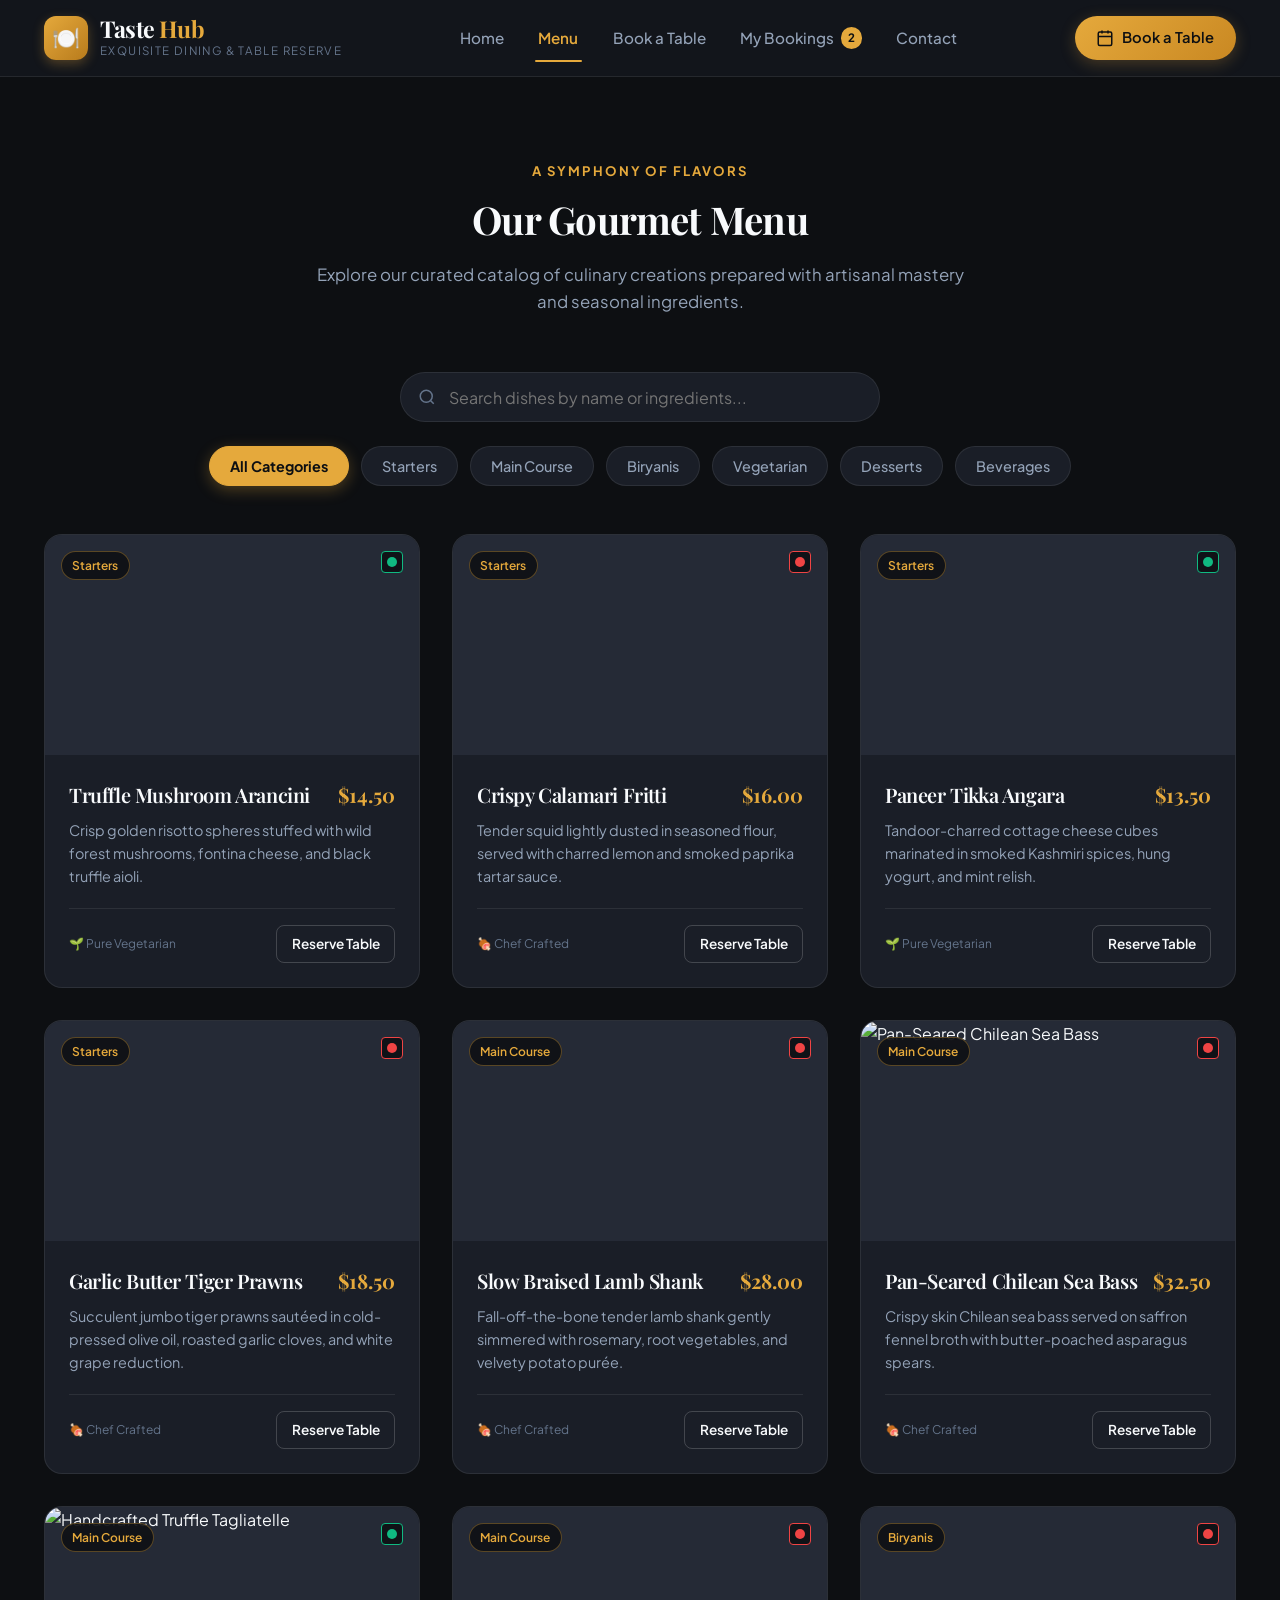
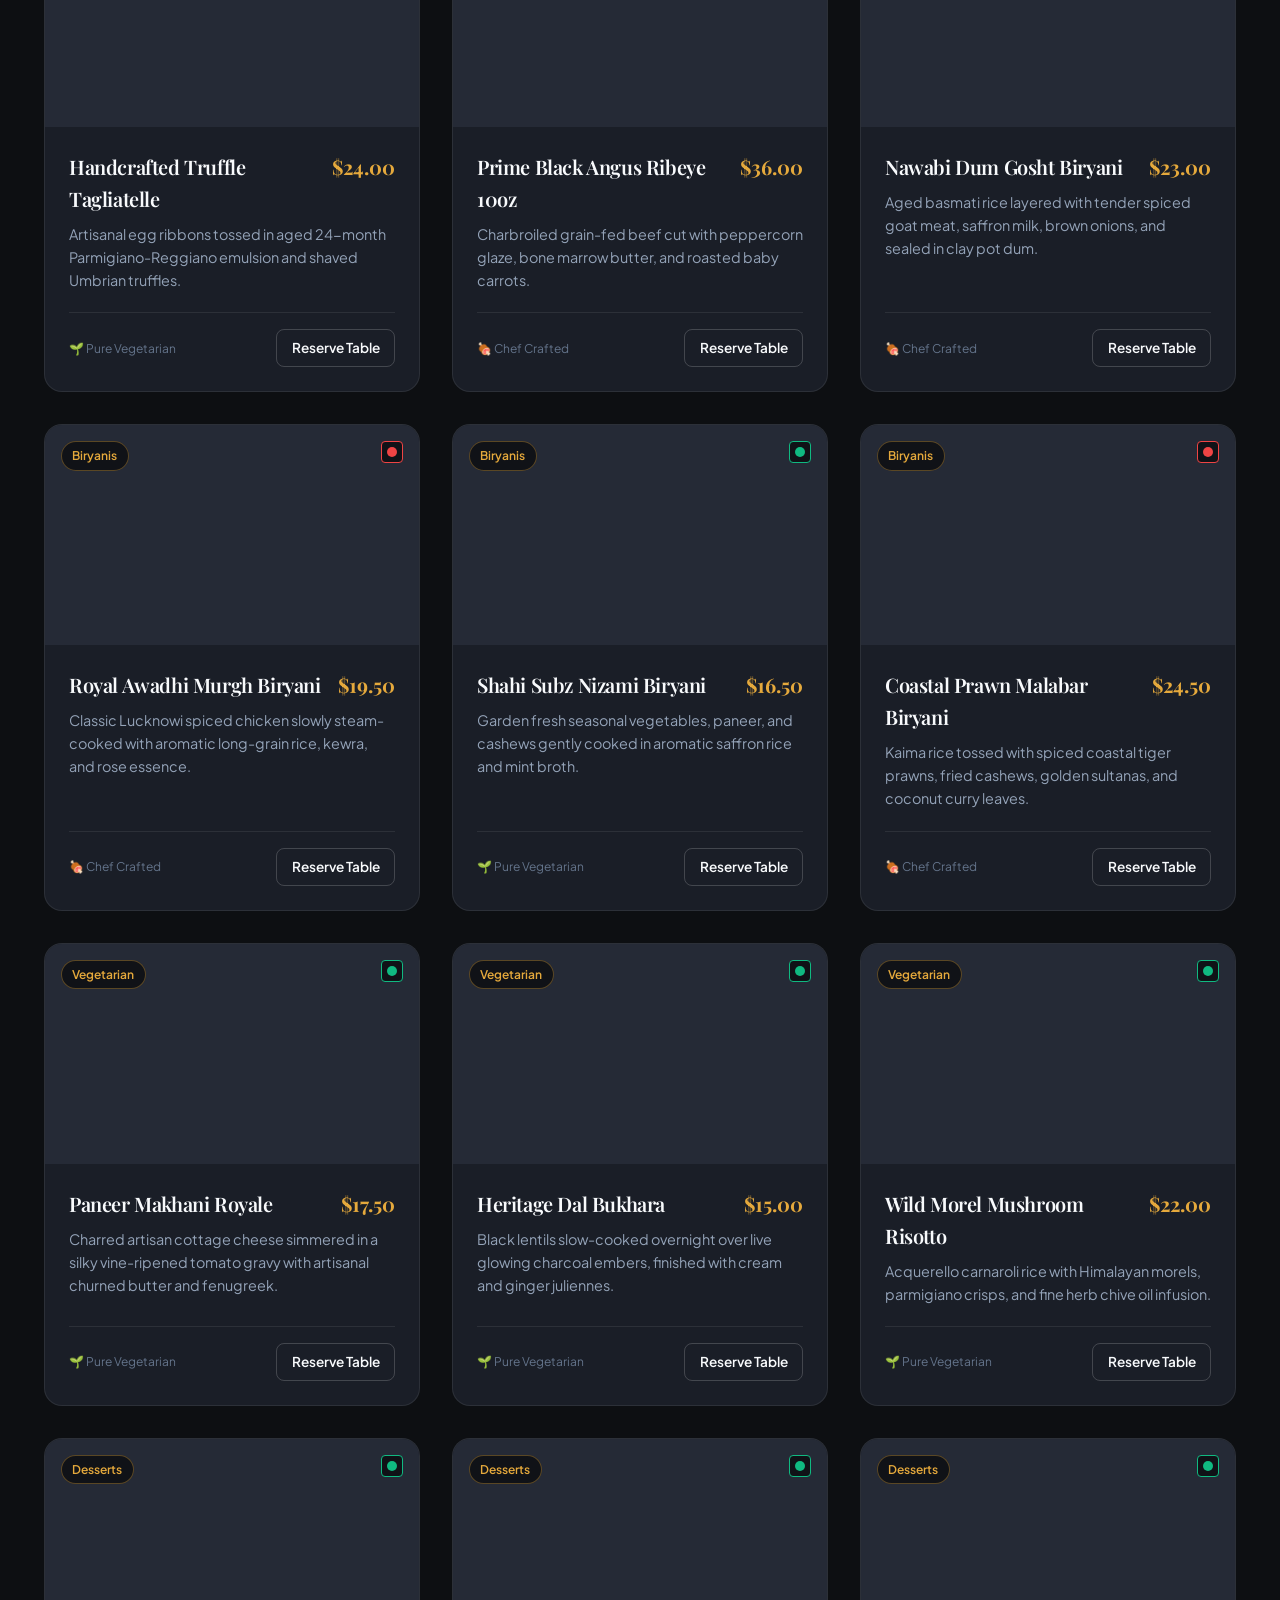
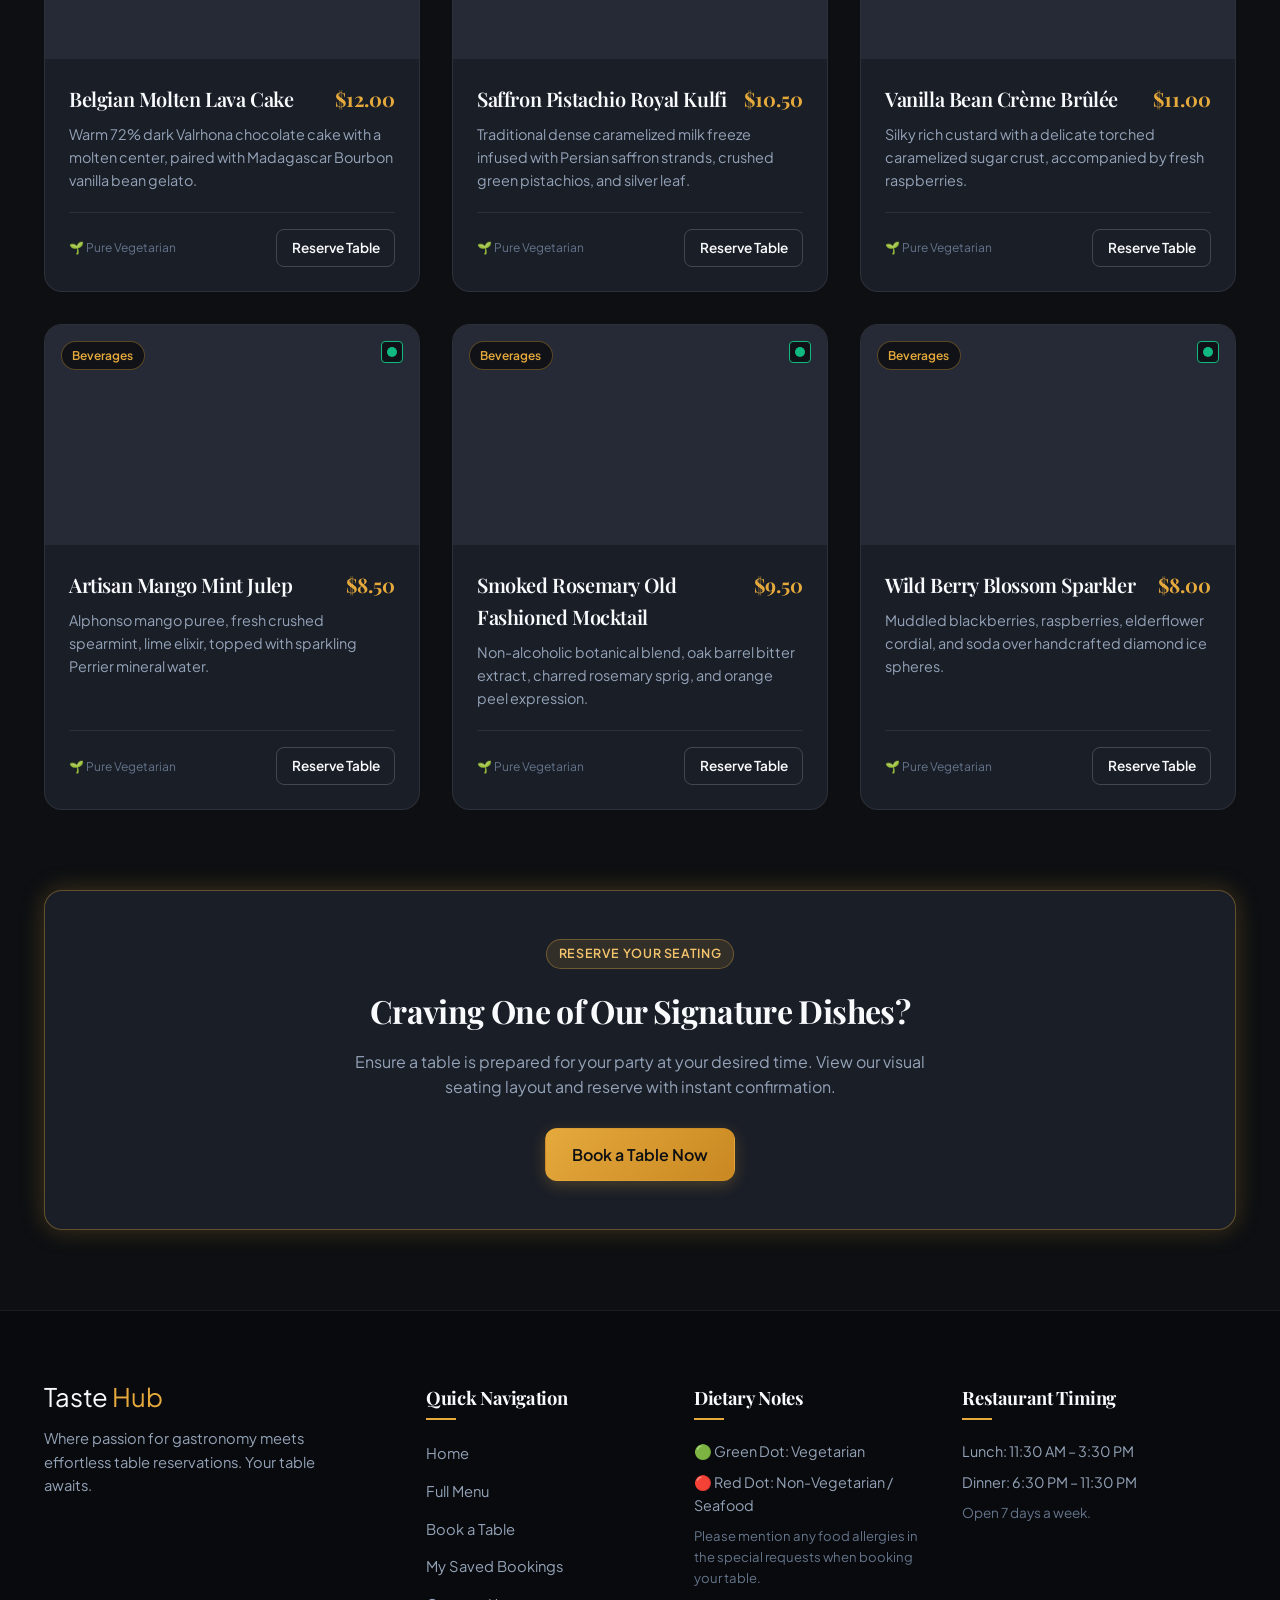
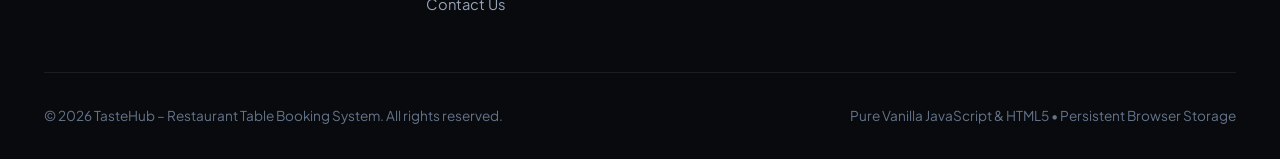
<file: menu.html>
<!DOCTYPE html>
<html lang="en">
<head>
    <meta charset="UTF-8">
    <meta name="viewport" content="width=device-width, initial-scale=1.0">
    <meta name="description" content="Explore TasteHub's curated restaurant menu featuring Starters, Main Course, Royal Biryanis, Vegetarian specialties, Desserts, and Beverages.">
    <title>Restaurant Menu – TasteHub Table Booking System</title>
    
    <!-- Google Fonts -->
    <link rel="preconnect" href="https://fonts.googleapis.com">
    <link rel="preconnect" href="https://fonts.gstatic.com" crossorigin>
    <link href="https://fonts.googleapis.com/css2?family=Playfair+Display:ital,wght@0,500;0,600;0,700;0,800;1,600&family=Plus+Jakarta+Sans:wght@300;400;500;600;700&display=swap" rel="stylesheet">
    
    <!-- Stylesheet -->
    <link rel="stylesheet" href="css/style.css">
</head>
<body>

    <!-- Site Header -->
    <header class="site-header">
        <div class="container nav-container">
            <a href="index.html" class="logo-link">
                <div class="logo-badge">🍽️</div>
                <div class="brand-text-wrap">
                    <h1 class="brand-title">Taste<span>Hub</span></h1>
                    <span class="brand-tagline">Exquisite Dining & Table Reserve</span>
                </div>
            </a>

            <!-- Desktop Navigation -->
            <nav class="desktop-nav" aria-label="Main Navigation">
                <a href="index.html" class="nav-link" id="nav-home">Home</a>
                <a href="menu.html" class="nav-link active" id="nav-menu">Menu</a>
                <a href="booking.html" class="nav-link" id="nav-booking">Book a Table</a>
                <a href="bookings.html" class="nav-link" id="nav-bookings">
                    My Bookings
                    <span class="badge-counter" id="booking-count-badge">0</span>
                </a>
                <a href="contact.html" class="nav-link" id="nav-contact">Contact</a>
            </nav>

            <a href="booking.html" class="nav-cta-btn">
                <svg width="18" height="18" fill="none" stroke="currentColor" stroke-width="2" viewBox="0 0 24 24"><path d="M8 2v4M16 2v4M3 10h18M5 4h14a2 2 0 012 2v14a2 2 0 01-2 2H5a2 2 0 01-2-2V6a2 2 0 012-2z"/></svg>
                Book a Table
            </a>

            <!-- Mobile Hamburger Button -->
            <button class="mobile-toggle-btn" id="mobile-menu-toggle" aria-label="Toggle Mobile Menu">
                <svg width="24" height="24" fill="none" stroke="currentColor" stroke-width="2" viewBox="0 0 24 24"><line x1="3" y1="12" x2="21" y2="12"/><line x1="3" y1="6" x2="21" y2="6"/><line x1="3" y1="18" x2="21" y2="18"/></svg>
            </button>
        </div>
    </header>

    <!-- Mobile Navigation Drawer -->
    <div class="mobile-nav-drawer" id="mobile-nav-drawer">
        <a href="index.html" class="mobile-nav-link">Home</a>
        <a href="menu.html" class="mobile-nav-link active">Menu</a>
        <a href="booking.html" class="mobile-nav-link">Book a Table</a>
        <a href="bookings.html" class="mobile-nav-link">My Bookings</a>
        <a href="contact.html" class="mobile-nav-link">Contact</a>
        <a href="booking.html" class="btn btn-primary" style="margin-top: 0.5rem;">Reserve Table Now</a>
    </div>

    <!-- Main Content -->
    <main class="section">
        <div class="container">
            <div class="section-header">
                <span class="section-subtitle">A Symphony of Flavors</span>
                <h2 class="section-title">Our Gourmet Menu</h2>
                <p class="section-desc">
                    Explore our curated catalog of culinary creations prepared with artisanal mastery and seasonal ingredients.
                </p>
            </div>

            <!-- Menu Controls: Search & Category Filter Pills -->
            <div class="menu-controls">
                <!-- Live Search Bar -->
                <div class="menu-search-wrapper">
                    <svg class="search-icon" width="18" height="18" fill="none" stroke="currentColor" stroke-width="2" viewBox="0 0 24 24"><circle cx="11" cy="11" r="8"/><line x1="21" y1="21" x2="16.65" y2="16.65"/></svg>
                    <input type="text" id="menu-search-input" class="search-input" placeholder="Search dishes by name or ingredients..." aria-label="Search dishes">
                </div>

                <!-- Category Filters -->
                <div class="category-filters" id="menu-category-tabs">
                    <button class="cat-btn active" data-category="All">All Categories</button>
                    <button class="cat-btn" data-category="Starters">Starters</button>
                    <button class="cat-btn" data-category="Main Course">Main Course</button>
                    <button class="cat-btn" data-category="Biryanis">Biryanis</button>
                    <button class="cat-btn" data-category="Vegetarian">Vegetarian</button>
                    <button class="cat-btn" data-category="Desserts">Desserts</button>
                    <button class="cat-btn" data-category="Beverages">Beverages</button>
                </div>
            </div>

            <!-- Dynamic Menu Grid -->
            <div class="menu-grid" id="menu-grid">
                <!-- Rendered dynamically via script.js -->
            </div>

            <!-- Menu Footer Banner -->
            <div style="margin-top: 5rem; background: var(--bg-card); border: 1px solid var(--accent-gold-border); border-radius: var(--radius-lg); padding: 3rem 2rem; text-align: center; box-shadow: var(--shadow-gold);">
                <span class="badge badge-gold" style="margin-bottom: 1rem;">Reserve Your Seating</span>
                <h3 style="font-size: 2rem; margin-bottom: 0.75rem;">Craving One of Our Signature Dishes?</h3>
                <p style="color: var(--text-secondary); max-width: 600px; margin: 0 auto 1.75rem;">
                    Ensure a table is prepared for your party at your desired time. View our visual seating layout and reserve with instant confirmation.
                </p>
                <a href="booking.html" class="btn btn-primary">Book a Table Now</a>
            </div>
        </div>
    </main>

    <!-- Site Footer -->
    <footer class="site-footer">
        <div class="container">
            <div class="footer-grid">
                <div class="footer-brand">
                    <div class="brand-title" style="font-size: 1.6rem;">Taste<span>Hub</span></div>
                    <p>Where passion for gastronomy meets effortless table reservations. Your table awaits.</p>
                </div>

                <div class="footer-col">
                    <h4>Quick Navigation</h4>
                    <ul class="footer-links">
                        <li><a href="index.html">Home</a></li>
                        <li><a href="menu.html">Full Menu</a></li>
                        <li><a href="booking.html">Book a Table</a></li>
                        <li><a href="bookings.html">My Saved Bookings</a></li>
                        <li><a href="contact.html">Contact Us</a></li>
                    </ul>
                </div>

                <div class="footer-col">
                    <h4>Dietary Notes</h4>
                    <p style="color: var(--text-secondary); font-size: 0.9rem; margin-bottom: 0.5rem;">
                        🟢 Green Dot: Vegetarian
                    </p>
                    <p style="color: var(--text-secondary); font-size: 0.9rem; margin-bottom: 0.5rem;">
                        🔴 Red Dot: Non-Vegetarian / Seafood
                    </p>
                    <p style="color: var(--text-muted); font-size: 0.82rem;">
                        Please mention any food allergies in the special requests when booking your table.
                    </p>
                </div>

                <div class="footer-col">
                    <h4>Restaurant Timing</h4>
                    <p style="color: var(--text-secondary); font-size: 0.9rem; margin-bottom: 0.5rem;">
                        Lunch: 11:30 AM – 3:30 PM
                    </p>
                    <p style="color: var(--text-secondary); font-size: 0.9rem; margin-bottom: 0.5rem;">
                        Dinner: 6:30 PM – 11:30 PM
                    </p>
                    <p style="color: var(--text-muted); font-size: 0.85rem;">
                        Open 7 days a week.
                    </p>
                </div>
            </div>

            <div class="footer-bottom">
                <p>&copy; 2026 TasteHub – Restaurant Table Booking System. All rights reserved.</p>
                <p>Pure Vanilla JavaScript & HTML5 • Persistent Browser Storage</p>
            </div>
        </div>
    </footer>

    <!-- Toast Container -->
    <div id="toast-container" class="toast-container"></div>

    <!-- Script File -->
    <script src="js/script.js"></script>
</body>
</html>
</file>
<file: css/style.css>
/* ==========================================================================
   TasteHub – Restaurant Table Booking System
   Styles: Modern Luxury Dark & Warm Amber Theme
   ========================================================================== */

:root {
    --bg-primary: #0d0f12;
    --bg-secondary: #14171e;
    --bg-card: #1a1e27;
    --bg-card-hover: #222834;
    --bg-elevated: #262c3a;
    
    --accent-gold: #e5a93c;
    --accent-gold-light: #f5c56d;
    --accent-gold-dark: #b87b1c;
    --accent-gold-dim: rgba(229, 169, 60, 0.12);
    --accent-gold-border: rgba(229, 169, 60, 0.35);

    --accent-emerald: #10b981;
    --accent-emerald-dim: rgba(16, 185, 129, 0.15);
    --accent-rose: #f43f5e;
    --accent-rose-dim: rgba(244, 63, 94, 0.15);
    --accent-amber: #f59e0b;
    --accent-blue: #3b82f6;

    --text-primary: #f8fafc;
    --text-secondary: #94a3b8;
    --text-muted: #64748b;

    --border-subtle: rgba(255, 255, 255, 0.08);
    --border-hover: rgba(255, 255, 255, 0.18);
    --glass-bg: rgba(20, 23, 30, 0.85);

    --font-heading: 'Playfair Display', Georgia, serif;
    --font-sans: 'Plus Jakarta Sans', -apple-system, BlinkMacSystemFont, 'Segoe UI', Roboto, sans-serif;

    --radius-sm: 8px;
    --radius-md: 12px;
    --radius-lg: 18px;
    --radius-full: 9999px;

    --shadow-sm: 0 4px 6px -1px rgba(0, 0, 0, 0.3);
    --shadow-md: 0 10px 25px -3px rgba(0, 0, 0, 0.4);
    --shadow-lg: 0 20px 40px -5px rgba(0, 0, 0, 0.5);
    --shadow-gold: 0 0 25px rgba(229, 169, 60, 0.25);

    --transition-fast: 0.2s ease;
    --transition-normal: 0.3s cubic-bezier(0.4, 0, 0.2, 1);
}

/* Base Resets */
*, *::before, *::after {
    margin: 0;
    padding: 0;
    box-sizing: border-box;
}

html {
    scroll-behavior: smooth;
    font-size: 16px;
}

body {
    background-color: var(--bg-primary);
    color: var(--text-primary);
    font-family: var(--font-sans);
    line-height: 1.6;
    overflow-x: hidden;
    min-height: 100vh;
    display: flex;
    flex-direction: column;
}

/* Typography Helpers */
h1, h2, h3, h4, .brand-name {
    font-family: var(--font-heading);
    letter-spacing: -0.02em;
    font-weight: 700;
    color: var(--text-primary);
}

a {
    color: inherit;
    text-decoration: none;
    transition: var(--transition-fast);
}

img {
    max-width: 100%;
    height: auto;
    display: block;
}

button, input, select, textarea {
    font-family: inherit;
    font-size: 1rem;
    color: inherit;
}

.container {
    width: 100%;
    max-width: 1240px;
    margin: 0 auto;
    padding: 0 1.5rem;
}

/* ==========================================================================
   Header & Navigation
   ========================================================================== */
.site-header {
    position: sticky;
    top: 0;
    z-index: 1000;
    background: var(--glass-bg);
    backdrop-filter: blur(14px);
    -webkit-backdrop-filter: blur(14px);
    border-bottom: 1px solid var(--border-subtle);
    transition: background 0.3s, border-color 0.3s;
}

.nav-container {
    display: flex;
    align-items: center;
    justify-content: space-between;
    height: 76px;
}

.logo-link {
    display: flex;
    align-items: center;
    gap: 0.75rem;
    text-decoration: none;
}

.logo-badge {
    width: 44px;
    height: 44px;
    border-radius: var(--radius-md);
    background: linear-gradient(135deg, var(--accent-gold), var(--accent-gold-dark));
    display: flex;
    align-items: center;
    justify-content: center;
    color: #0d0f12;
    font-size: 1.4rem;
    font-weight: 800;
    box-shadow: 0 4px 12px rgba(229, 169, 60, 0.3);
}

.brand-text-wrap {
    display: flex;
    flex-direction: column;
}

.brand-title {
    font-size: 1.45rem;
    line-height: 1.1;
    color: var(--text-primary);
    display: flex;
    align-items: center;
    gap: 4px;
}

.brand-title span {
    color: var(--accent-gold);
}

.brand-tagline {
    font-size: 0.72rem;
    text-transform: uppercase;
    letter-spacing: 0.12em;
    color: var(--text-muted);
}

.desktop-nav {
    display: flex;
    align-items: center;
    gap: 1.75rem;
}

.nav-link {
    font-size: 0.95rem;
    font-weight: 500;
    color: var(--text-secondary);
    position: relative;
    padding: 0.5rem 0.2rem;
    display: inline-flex;
    align-items: center;
    gap: 0.4rem;
}

.nav-link:hover {
    color: var(--accent-gold);
}

.nav-link.active {
    color: var(--accent-gold);
    font-weight: 600;
}

.nav-link.active::after {
    content: '';
    position: absolute;
    bottom: -4px;
    left: 0;
    width: 100%;
    height: 2px;
    background: var(--accent-gold);
    border-radius: 2px;
}

.badge-counter {
    background: var(--accent-gold);
    color: #0d0f12;
    font-size: 0.72rem;
    font-weight: 700;
    padding: 2px 7px;
    border-radius: var(--radius-full);
    min-width: 18px;
    text-align: center;
}

.nav-cta-btn {
    display: inline-flex;
    align-items: center;
    gap: 0.5rem;
    background: linear-gradient(135deg, var(--accent-gold), #c98822);
    color: #0d0f12;
    font-weight: 600;
    font-size: 0.92rem;
    padding: 0.65rem 1.35rem;
    border-radius: var(--radius-full);
    box-shadow: 0 4px 15px rgba(229, 169, 60, 0.25);
    transition: transform var(--transition-fast), box-shadow var(--transition-fast);
}

.nav-cta-btn:hover {
    transform: translateY(-2px);
    box-shadow: 0 6px 20px rgba(229, 169, 60, 0.4);
    color: #0d0f12;
}

.mobile-toggle-btn {
    display: none;
    background: none;
    border: 1px solid var(--border-subtle);
    color: var(--text-primary);
    padding: 0.5rem;
    border-radius: var(--radius-sm);
    cursor: pointer;
}

/* Mobile Drawer */
.mobile-nav-drawer {
    display: none;
    position: fixed;
    top: 76px;
    left: 0;
    width: 100%;
    background: var(--bg-secondary);
    border-bottom: 1px solid var(--border-subtle);
    padding: 1.5rem;
    flex-direction: column;
    gap: 1rem;
    z-index: 999;
    box-shadow: var(--shadow-lg);
    transform: translateY(-100%);
    opacity: 0;
    transition: all 0.3s ease;
}

.mobile-nav-drawer.open {
    display: flex;
    transform: translateY(0);
    opacity: 1;
}

.mobile-nav-link {
    font-size: 1.1rem;
    padding: 0.6rem 0;
    color: var(--text-secondary);
    border-bottom: 1px solid var(--border-subtle);
    display: flex;
    justify-content: space-between;
    align-items: center;
}

.mobile-nav-link.active {
    color: var(--accent-gold);
}

/* ==========================================================================
   Buttons & UI Elements
   ========================================================================== */
.btn {
    display: inline-flex;
    align-items: center;
    justify-content: center;
    gap: 0.5rem;
    font-weight: 600;
    padding: 0.8rem 1.6rem;
    border-radius: var(--radius-md);
    cursor: pointer;
    border: 1px solid transparent;
    transition: all var(--transition-fast);
    text-align: center;
}

.btn-primary {
    background: linear-gradient(135deg, var(--accent-gold), #c98822);
    color: #0d0f12;
    box-shadow: 0 4px 15px rgba(229, 169, 60, 0.25);
}

.btn-primary:hover {
    transform: translateY(-2px);
    box-shadow: 0 8px 25px rgba(229, 169, 60, 0.35);
}

.btn-outline {
    background: transparent;
    border-color: var(--border-hover);
    color: var(--text-primary);
}

.btn-outline:hover {
    background: rgba(255, 255, 255, 0.05);
    border-color: var(--accent-gold);
    color: var(--accent-gold);
    transform: translateY(-2px);
}

.btn-danger {
    background: var(--accent-rose-dim);
    border-color: rgba(244, 63, 94, 0.3);
    color: #fda4af;
}

.btn-danger:hover {
    background: var(--accent-rose);
    color: white;
}

.btn-sm {
    padding: 0.45rem 0.9rem;
    font-size: 0.85rem;
    border-radius: var(--radius-sm);
}

.badge {
    display: inline-flex;
    align-items: center;
    gap: 0.35rem;
    padding: 0.25rem 0.75rem;
    border-radius: var(--radius-full);
    font-size: 0.78rem;
    font-weight: 600;
    text-transform: uppercase;
    letter-spacing: 0.05em;
}

.badge-gold {
    background: var(--accent-gold-dim);
    color: var(--accent-gold-light);
    border: 1px solid var(--accent-gold-border);
}

.badge-success {
    background: var(--accent-emerald-dim);
    color: #6ee7b7;
    border: 1px solid rgba(16, 185, 129, 0.3);
}

.badge-cancelled {
    background: var(--accent-rose-dim);
    color: #fda4af;
    border: 1px solid rgba(244, 63, 94, 0.3);
}

/* ==========================================================================
   Hero Section
   ========================================================================== */
.hero-section {
    position: relative;
    padding: 6rem 0 5rem;
    overflow: hidden;
    background: radial-gradient(circle at top center, #242938 0%, var(--bg-primary) 70%);
}

.hero-overlay {
    position: absolute;
    inset: 0;
    background: url('https://images.unsplash.com/photo-1517248135467-4c7edcad34c4?auto=format&fit=crop&w=1800&q=80') center/cover no-repeat;
    opacity: 0.18;
    filter: brightness(0.6) contrast(1.2);
    pointer-events: none;
}

.hero-content {
    position: relative;
    z-index: 2;
    max-width: 800px;
    margin: 0 auto;
    text-align: center;
}

.hero-badge {
    margin-bottom: 1.25rem;
}

.hero-title {
    font-size: clamp(2.4rem, 5vw, 4rem);
    line-height: 1.15;
    margin-bottom: 1.5rem;
}

.hero-title span {
    color: var(--accent-gold);
    font-style: italic;
}

.hero-desc {
    font-size: 1.15rem;
    color: var(--text-secondary);
    margin-bottom: 2.25rem;
    max-width: 660px;
    margin-left: auto;
    margin-right: auto;
}

.hero-actions {
    display: flex;
    align-items: center;
    justify-content: center;
    gap: 1.25rem;
    flex-wrap: wrap;
    margin-bottom: 3.5rem;
}

.hero-features {
    display: grid;
    grid-template-columns: repeat(auto-fit, minmax(220px, 1fr));
    gap: 1.5rem;
    margin-top: 2rem;
    padding-top: 2.5rem;
    border-top: 1px solid var(--border-subtle);
}

.feature-pill {
    background: rgba(26, 30, 39, 0.6);
    border: 1px solid var(--border-subtle);
    padding: 1.25rem;
    border-radius: var(--radius-md);
    text-align: left;
    display: flex;
    align-items: center;
    gap: 1rem;
    transition: transform var(--transition-fast);
}

.feature-pill:hover {
    transform: translateY(-3px);
    border-color: var(--accent-gold-border);
}

.feature-icon {
    width: 44px;
    height: 44px;
    border-radius: var(--radius-sm);
    background: var(--accent-gold-dim);
    color: var(--accent-gold);
    display: flex;
    align-items: center;
    justify-content: center;
    font-size: 1.3rem;
}

.feature-text h4 {
    font-size: 1rem;
    margin-bottom: 0.2rem;
}

.feature-text p {
    font-size: 0.82rem;
    color: var(--text-muted);
}

/* ==========================================================================
   Section Common Styles
   ========================================================================== */
.section {
    padding: 5rem 0;
}

.section-alt {
    background-color: var(--bg-secondary);
}

.section-header {
    text-align: center;
    max-width: 680px;
    margin: 0 auto 3.5rem;
}

.section-subtitle {
    display: inline-block;
    color: var(--accent-gold);
    text-transform: uppercase;
    font-size: 0.82rem;
    font-weight: 700;
    letter-spacing: 0.15em;
    margin-bottom: 0.5rem;
}

.section-title {
    font-size: 2.4rem;
    margin-bottom: 0.75rem;
}

.section-desc {
    color: var(--text-secondary);
    font-size: 1.05rem;
}

/* ==========================================================================
   Restaurant Hours & Story Section
   ========================================================================== */
.story-hours-grid {
    display: grid;
    grid-template-columns: 1.2fr 0.8fr;
    gap: 3rem;
    align-items: center;
}

.story-card {
    background: var(--bg-card);
    border: 1px solid var(--border-subtle);
    border-radius: var(--radius-lg);
    padding: 2.5rem;
    position: relative;
}

.story-card h3 {
    font-size: 1.8rem;
    margin-bottom: 1rem;
    color: var(--text-primary);
}

.story-card p {
    color: var(--text-secondary);
    margin-bottom: 1.25rem;
    font-size: 1rem;
}

.hours-card {
    background: linear-gradient(145deg, #1c202a, #161922);
    border: 1px solid var(--accent-gold-border);
    border-radius: var(--radius-lg);
    padding: 2.5rem;
    box-shadow: var(--shadow-gold);
}

.hours-header {
    display: flex;
    justify-content: space-between;
    align-items: center;
    margin-bottom: 1.75rem;
    padding-bottom: 1rem;
    border-bottom: 1px solid var(--border-subtle);
}

.hours-header h3 {
    font-size: 1.4rem;
}

.live-status-chip {
    background: var(--accent-emerald-dim);
    color: #6ee7b7;
    font-size: 0.78rem;
    font-weight: 600;
    padding: 0.3rem 0.7rem;
    border-radius: var(--radius-full);
    display: flex;
    align-items: center;
    gap: 6px;
}

.pulse-circle {
    width: 8px;
    height: 8px;
    border-radius: 50%;
    background: #10b981;
    box-shadow: 0 0 8px #10b981;
    animation: pulse 2s infinite;
}

@keyframes pulse {
    0% { opacity: 0.4; }
    50% { opacity: 1; }
    100% { opacity: 0.4; }
}

.hours-list {
    list-style: none;
    display: flex;
    flex-direction: column;
    gap: 1.1rem;
}

.hours-item {
    display: flex;
    justify-content: space-between;
    align-items: center;
    font-size: 0.95rem;
}

.hours-day {
    color: var(--text-secondary);
    font-weight: 500;
}

.hours-time {
    color: var(--text-primary);
    font-weight: 600;
}

.hours-note {
    margin-top: 1.5rem;
    padding-top: 1rem;
    border-top: 1px solid var(--border-subtle);
    font-size: 0.85rem;
    color: var(--text-muted);
    display: flex;
    align-items: center;
    gap: 0.5rem;
}

/* ==========================================================================
   Menu Component Styles (Used in index & menu.html)
   ========================================================================== */
.menu-controls {
    display: flex;
    flex-direction: column;
    gap: 1.5rem;
    margin-bottom: 3rem;
}

.menu-search-wrapper {
    position: relative;
    max-width: 480px;
    margin: 0 auto;
    width: 100%;
}

.search-input {
    width: 100%;
    background: var(--bg-card);
    border: 1px solid var(--border-subtle);
    border-radius: var(--radius-full);
    padding: 0.85rem 1.25rem 0.85rem 3rem;
    color: var(--text-primary);
    transition: var(--transition-fast);
}

.search-input:focus {
    outline: none;
    border-color: var(--accent-gold);
    box-shadow: 0 0 15px rgba(229, 169, 60, 0.2);
}

.search-icon {
    position: absolute;
    left: 1.1rem;
    top: 50%;
    transform: translateY(-50%);
    color: var(--text-muted);
    pointer-events: none;
}

.category-filters {
    display: flex;
    align-items: center;
    justify-content: center;
    gap: 0.75rem;
    flex-wrap: wrap;
}

.cat-btn {
    background: var(--bg-card);
    border: 1px solid var(--border-subtle);
    color: var(--text-secondary);
    padding: 0.6rem 1.25rem;
    border-radius: var(--radius-full);
    cursor: pointer;
    font-size: 0.9rem;
    font-weight: 500;
    transition: all var(--transition-fast);
}

.cat-btn:hover {
    border-color: var(--accent-gold-border);
    color: var(--text-primary);
    transform: translateY(-2px);
}

.cat-btn.active {
    background: var(--accent-gold);
    color: #0d0f12;
    font-weight: 700;
    border-color: var(--accent-gold);
    box-shadow: 0 4px 15px rgba(229, 169, 60, 0.3);
}

.menu-grid {
    display: grid;
    grid-template-columns: repeat(auto-fill, minmax(320px, 1fr));
    gap: 2rem;
}

.food-card {
    background: var(--bg-card);
    border: 1px solid var(--border-subtle);
    border-radius: var(--radius-lg);
    overflow: hidden;
    transition: transform var(--transition-normal), border-color var(--transition-normal), box-shadow var(--transition-normal);
    display: flex;
    flex-direction: column;
}

.food-card:hover {
    transform: translateY(-6px);
    border-color: var(--accent-gold-border);
    box-shadow: var(--shadow-lg);
}

.food-img-container {
    position: relative;
    width: 100%;
    height: 220px;
    background: #252a36;
    overflow: hidden;
}

.food-img {
    width: 100%;
    height: 100%;
    object-fit: cover;
    transition: transform 0.5s ease;
}

.food-card:hover .food-img {
    transform: scale(1.08);
}

.food-category-tag {
    position: absolute;
    top: 1rem;
    left: 1rem;
    background: rgba(13, 15, 18, 0.85);
    backdrop-filter: blur(8px);
    color: var(--accent-gold);
    font-size: 0.75rem;
    font-weight: 600;
    padding: 0.25rem 0.65rem;
    border-radius: var(--radius-full);
    border: 1px solid var(--accent-gold-border);
}

.diet-dot {
    position: absolute;
    top: 1rem;
    right: 1rem;
    width: 22px;
    height: 22px;
    border-radius: 4px;
    background: rgba(13, 15, 18, 0.85);
    border: 1.5px solid #10b981;
    display: flex;
    align-items: center;
    justify-content: center;
}

.diet-dot.non-veg {
    border-color: #ef4444;
}

.diet-dot::after {
    content: '';
    width: 10px;
    height: 10px;
    border-radius: 50%;
    background: #10b981;
}

.diet-dot.non-veg::after {
    background: #ef4444;
}

.food-body {
    padding: 1.5rem;
    display: flex;
    flex-direction: column;
    flex-grow: 1;
}

.food-header {
    display: flex;
    justify-content: space-between;
    align-items: baseline;
    margin-bottom: 0.5rem;
}

.food-name {
    font-size: 1.25rem;
    font-weight: 600;
}

.food-price {
    font-size: 1.25rem;
    font-weight: 700;
    color: var(--accent-gold);
    font-family: var(--font-heading);
}

.food-desc {
    color: var(--text-secondary);
    font-size: 0.9rem;
    margin-bottom: 1.25rem;
    flex-grow: 1;
}

.food-footer {
    display: flex;
    justify-content: space-between;
    align-items: center;
    padding-top: 1rem;
    border-top: 1px solid var(--border-subtle);
}

.food-badge {
    font-size: 0.75rem;
    color: var(--text-muted);
}

/* ==========================================================================
   Table Booking Interface (booking.html)
   ========================================================================== */
.booking-section-wrapper {
    padding: 3.5rem 0 5rem;
}

.booking-layout-grid {
    display: grid;
    grid-template-columns: 1.3fr 1fr;
    gap: 2.5rem;
    align-items: start;
}

/* Floor Plan & Visual Table Layout */
.floor-card {
    background: var(--bg-card);
    border: 1px solid var(--border-subtle);
    border-radius: var(--radius-lg);
    padding: 2rem;
    position: relative;
}

.floor-card-header {
    display: flex;
    justify-content: space-between;
    align-items: center;
    flex-wrap: wrap;
    gap: 1rem;
    margin-bottom: 1.5rem;
    padding-bottom: 1rem;
    border-bottom: 1px solid var(--border-subtle);
}

.floor-legend {
    display: flex;
    align-items: center;
    gap: 1.25rem;
    font-size: 0.82rem;
}

.legend-item {
    display: flex;
    align-items: center;
    gap: 0.45rem;
    color: var(--text-secondary);
}

.legend-box {
    width: 14px;
    height: 14px;
    border-radius: 3px;
}

.legend-box.available {
    background: var(--accent-emerald-dim);
    border: 1.5px solid var(--accent-emerald);
}

.legend-box.selected {
    background: var(--accent-gold);
    border: 1.5px solid var(--accent-gold-light);
    box-shadow: 0 0 8px rgba(229, 169, 60, 0.6);
}

.legend-box.booked {
    background: var(--accent-rose-dim);
    border: 1.5px solid var(--accent-rose);
    opacity: 0.6;
}

/* Table Preference Filter Bar */
.preference-filter-bar {
    display: flex;
    gap: 0.5rem;
    margin-bottom: 1.5rem;
    flex-wrap: wrap;
}

.pref-pill {
    background: var(--bg-secondary);
    border: 1px solid var(--border-subtle);
    color: var(--text-secondary);
    padding: 0.4rem 0.9rem;
    border-radius: var(--radius-full);
    font-size: 0.82rem;
    cursor: pointer;
    transition: var(--transition-fast);
}

.pref-pill:hover, .pref-pill.active {
    border-color: var(--accent-gold);
    color: var(--accent-gold);
    background: var(--accent-gold-dim);
}

/* Floor Grid */
.restaurant-floor-grid {
    display: grid;
    grid-template-columns: repeat(3, 1fr);
    gap: 1.25rem;
    margin-top: 1rem;
}

.table-node {
    position: relative;
    background: var(--bg-secondary);
    border: 2px solid var(--accent-emerald);
    border-radius: var(--radius-md);
    padding: 1.25rem 1rem;
    display: flex;
    flex-direction: column;
    align-items: center;
    justify-content: center;
    cursor: pointer;
    transition: all 0.25s ease;
    min-height: 130px;
    user-select: none;
}

.table-node:hover:not(.booked) {
    transform: translateY(-4px);
    box-shadow: 0 8px 20px rgba(16, 185, 129, 0.2);
    border-color: #34d399;
}

/* Visual Chairs Simulation */
.table-chairs {
    display: flex;
    justify-content: center;
    gap: 6px;
    margin: 4px 0;
}

.chair-dot {
    width: 8px;
    height: 8px;
    border-radius: 50%;
    background: #64748b;
    transition: background 0.2s;
}

.table-node:hover:not(.booked) .chair-dot {
    background: #10b981;
}

.table-number {
    font-family: var(--font-heading);
    font-size: 1.2rem;
    font-weight: 700;
    margin-top: 2px;
}

.table-capacity {
    font-size: 0.8rem;
    color: var(--text-secondary);
    margin-bottom: 4px;
}

.table-status-tag {
    font-size: 0.72rem;
    font-weight: 700;
    padding: 2px 8px;
    border-radius: var(--radius-full);
    text-transform: uppercase;
    letter-spacing: 0.04em;
    background: var(--accent-emerald-dim);
    color: #6ee7b7;
}

/* Table States */
.table-node.selected {
    border-color: var(--accent-gold);
    background: linear-gradient(145deg, #2a2517, #1f1b13);
    box-shadow: 0 0 20px rgba(229, 169, 60, 0.4);
    transform: scale(1.03);
}

.table-node.selected .table-number {
    color: var(--accent-gold-light);
}

.table-node.selected .chair-dot {
    background: var(--accent-gold);
}

.table-node.selected .table-status-tag {
    background: var(--accent-gold);
    color: #0d0f12;
}

.table-node.booked {
    border-color: rgba(244, 63, 94, 0.4);
    background: rgba(26, 30, 39, 0.4);
    cursor: not-allowed;
    opacity: 0.55;
    filter: grayscale(0.5);
}

.table-node.booked .table-status-tag {
    background: var(--accent-rose-dim);
    color: #fda4af;
}

.table-node.booked .chair-dot {
    background: #475569;
}

/* Booking Form Card */
.form-card {
    background: var(--bg-card);
    border: 1px solid var(--border-subtle);
    border-radius: var(--radius-lg);
    padding: 2.25rem;
    box-shadow: var(--shadow-md);
}

.form-card-title {
    font-size: 1.5rem;
    margin-bottom: 0.4rem;
}

.form-card-subtitle {
    color: var(--text-secondary);
    font-size: 0.9rem;
    margin-bottom: 1.75rem;
}

.selected-table-preview {
    background: var(--accent-gold-dim);
    border: 1px dashed var(--accent-gold-border);
    border-radius: var(--radius-md);
    padding: 1rem 1.25rem;
    margin-bottom: 1.5rem;
    display: flex;
    align-items: center;
    justify-content: space-between;
}

.table-preview-info h5 {
    font-size: 0.85rem;
    color: var(--accent-gold-light);
    text-transform: uppercase;
    letter-spacing: 0.05em;
    margin-bottom: 2px;
}

.table-preview-info p {
    font-size: 1rem;
    font-weight: 600;
    color: var(--text-primary);
}

.preview-badge {
    font-size: 0.78rem;
    background: var(--accent-gold);
    color: #0d0f12;
    padding: 0.25rem 0.65rem;
    border-radius: var(--radius-full);
    font-weight: 700;
}

.form-row {
    display: grid;
    grid-template-columns: 1fr 1fr;
    gap: 1.2rem;
    margin-bottom: 1.2rem;
}

.form-group {
    display: flex;
    flex-direction: column;
    gap: 0.4rem;
    margin-bottom: 1.2rem;
}

.form-group.full-width {
    margin-bottom: 1.2rem;
}

.form-label {
    font-size: 0.88rem;
    font-weight: 600;
    color: var(--text-secondary);
}

.form-label span.req {
    color: var(--accent-rose);
}

.form-control {
    width: 100%;
    background: var(--bg-secondary);
    border: 1px solid var(--border-subtle);
    border-radius: var(--radius-md);
    padding: 0.75rem 1rem;
    color: var(--text-primary);
    transition: all var(--transition-fast);
}

.form-control:focus {
    outline: none;
    border-color: var(--accent-gold);
    box-shadow: 0 0 12px rgba(229, 169, 60, 0.2);
}

.form-control.invalid {
    border-color: var(--accent-rose);
    background: rgba(244, 63, 94, 0.05);
}

.error-msg {
    color: var(--accent-rose);
    font-size: 0.78rem;
    margin-top: 3px;
    display: none;
}

.error-msg.visible {
    display: block;
}

textarea.form-control {
    min-height: 90px;
    resize: vertical;
}

/* ==========================================================================
   Confirmation Modal / Card
   ========================================================================== */
.modal-backdrop {
    display: none;
    position: fixed;
    inset: 0;
    background: rgba(0, 0, 0, 0.8);
    backdrop-filter: blur(8px);
    z-index: 2000;
    align-items: center;
    justify-content: center;
    padding: 1.5rem;
}

.modal-backdrop.open {
    display: flex;
}

.confirmation-card {
    background: var(--bg-card);
    border: 1px solid var(--accent-gold-border);
    border-radius: var(--radius-lg);
    width: 100%;
    max-width: 560px;
    padding: 2.5rem;
    box-shadow: 0 25px 50px -12px rgba(0, 0, 0, 0.8), var(--shadow-gold);
    text-align: center;
    position: relative;
    animation: modalPop 0.35s cubic-bezier(0.34, 1.56, 0.64, 1);
}

@keyframes modalPop {
    from {
        opacity: 0;
        transform: scale(0.9) translateY(20px);
    }
    to {
        opacity: 1;
        transform: scale(1) translateY(0);
    }
}

.conf-icon-wrap {
    width: 76px;
    height: 76px;
    background: var(--accent-emerald-dim);
    border: 2px solid var(--accent-emerald);
    border-radius: 50%;
    margin: 0 auto 1.5rem;
    display: flex;
    align-items: center;
    justify-content: center;
    color: var(--accent-emerald);
    font-size: 2.2rem;
    box-shadow: 0 0 25px rgba(16, 185, 129, 0.3);
}

.conf-title {
    font-size: 2rem;
    color: var(--text-primary);
    margin-bottom: 0.4rem;
}

.conf-subtitle {
    color: var(--text-secondary);
    font-size: 0.95rem;
    margin-bottom: 1.75rem;
}

.voucher-ticket {
    background: var(--bg-secondary);
    border: 1px dashed var(--border-hover);
    border-radius: var(--radius-md);
    padding: 1.5rem;
    margin-bottom: 2rem;
    text-align: left;
}

.voucher-id-row {
    display: flex;
    justify-content: space-between;
    align-items: center;
    border-bottom: 1px solid var(--border-subtle);
    padding-bottom: 0.85rem;
    margin-bottom: 1rem;
}

.voucher-id-label {
    font-size: 0.8rem;
    color: var(--text-muted);
    text-transform: uppercase;
    letter-spacing: 0.06em;
}

.voucher-id-code {
    font-family: monospace;
    font-size: 1.25rem;
    font-weight: 700;
    color: var(--accent-gold);
}

.voucher-details-grid {
    display: grid;
    grid-template-columns: 1fr 1fr;
    gap: 0.85rem;
}

.voucher-detail-item label {
    font-size: 0.75rem;
    color: var(--text-muted);
    display: block;
    margin-bottom: 2px;
}

.voucher-detail-item p {
    font-size: 0.95rem;
    font-weight: 600;
    color: var(--text-primary);
}

.conf-actions {
    display: flex;
    gap: 1rem;
    justify-content: center;
    flex-wrap: wrap;
}

/* ==========================================================================
   My Bookings Page (bookings.html)
   ========================================================================== */
.bookings-section {
    padding: 3.5rem 0 5rem;
}

.bookings-toolbar {
    display: flex;
    justify-content: space-between;
    align-items: center;
    flex-wrap: wrap;
    gap: 1.25rem;
    margin-bottom: 2rem;
    background: var(--bg-card);
    border: 1px solid var(--border-subtle);
    border-radius: var(--radius-lg);
    padding: 1.25rem 1.75rem;
}

.status-filter-pills {
    display: flex;
    gap: 0.6rem;
}

.filter-pill-btn {
    background: var(--bg-secondary);
    border: 1px solid var(--border-subtle);
    color: var(--text-secondary);
    padding: 0.45rem 1.1rem;
    border-radius: var(--radius-full);
    font-size: 0.85rem;
    cursor: pointer;
    transition: var(--transition-fast);
}

.filter-pill-btn.active {
    background: var(--accent-gold);
    color: #0d0f12;
    border-color: var(--accent-gold);
    font-weight: 600;
}

.bookings-grid {
    display: grid;
    grid-template-columns: repeat(auto-fill, minmax(360px, 1fr));
    gap: 1.5rem;
}

.booking-card {
    background: var(--bg-card);
    border: 1px solid var(--border-subtle);
    border-radius: var(--radius-lg);
    padding: 1.75rem;
    display: flex;
    flex-direction: column;
    transition: transform var(--transition-fast), border-color var(--transition-fast);
}

.booking-card:hover {
    border-color: var(--border-hover);
    transform: translateY(-4px);
    box-shadow: var(--shadow-md);
}

.booking-card.status-cancelled {
    opacity: 0.75;
    border-style: dashed;
}

.booking-card-top {
    display: flex;
    justify-content: space-between;
    align-items: center;
    margin-bottom: 1.2rem;
    padding-bottom: 0.85rem;
    border-bottom: 1px solid var(--border-subtle);
}

.booking-card-id {
    font-family: monospace;
    font-size: 1.1rem;
    font-weight: 700;
    color: var(--accent-gold);
}

.booking-card-info-list {
    display: flex;
    flex-direction: column;
    gap: 0.75rem;
    margin-bottom: 1.5rem;
    flex-grow: 1;
}

.booking-info-row {
    display: flex;
    align-items: center;
    gap: 0.75rem;
    font-size: 0.92rem;
    color: var(--text-secondary);
}

.booking-info-row svg {
    color: var(--accent-gold);
    flex-shrink: 0;
}

.booking-info-row strong {
    color: var(--text-primary);
    margin-left: auto;
}

.booking-card-actions {
    display: flex;
    gap: 0.75rem;
    padding-top: 1rem;
    border-top: 1px solid var(--border-subtle);
}

/* Empty State */
.empty-state {
    text-align: center;
    padding: 4.5rem 1.5rem;
    background: var(--bg-card);
    border: 1px dashed var(--border-subtle);
    border-radius: var(--radius-lg);
    grid-column: 1 / -1;
}

.empty-icon {
    font-size: 3.5rem;
    margin-bottom: 1rem;
    color: var(--accent-gold);
}

.empty-state h3 {
    font-size: 1.6rem;
    margin-bottom: 0.5rem;
}

.empty-state p {
    color: var(--text-secondary);
    max-width: 440px;
    margin: 0 auto 1.75rem;
}

/* ==========================================================================
   Contact Page (contact.html)
   ========================================================================== */
.contact-section {
    padding: 3.5rem 0 5rem;
}

.contact-layout-grid {
    display: grid;
    grid-template-columns: 1fr 1.2fr;
    gap: 3rem;
    align-items: start;
}

.contact-info-card {
    background: var(--bg-card);
    border: 1px solid var(--border-subtle);
    border-radius: var(--radius-lg);
    padding: 2.5rem;
}

.contact-details-list {
    display: flex;
    flex-direction: column;
    gap: 1.75rem;
    margin-top: 2rem;
}

.contact-item {
    display: flex;
    gap: 1.2rem;
    align-items: flex-start;
}

.contact-icon-box {
    width: 48px;
    height: 48px;
    border-radius: var(--radius-md);
    background: var(--accent-gold-dim);
    color: var(--accent-gold);
    display: flex;
    align-items: center;
    justify-content: center;
    flex-shrink: 0;
}

.contact-item-content h5 {
    font-size: 0.85rem;
    text-transform: uppercase;
    letter-spacing: 0.05em;
    color: var(--text-muted);
    margin-bottom: 0.2rem;
}

.contact-item-content p {
    font-size: 1.05rem;
    font-weight: 500;
    color: var(--text-primary);
}

.map-card {
    margin-top: 2rem;
    background: var(--bg-secondary);
    border: 1px solid var(--border-subtle);
    border-radius: var(--radius-md);
    overflow: hidden;
    height: 180px;
    position: relative;
    display: flex;
    align-items: center;
    justify-content: center;
    background-image: radial-gradient(#2d3748 1px, transparent 1px);
    background-size: 16px 16px;
}

.map-center-pin {
    display: flex;
    flex-direction: column;
    align-items: center;
    color: var(--accent-gold);
    font-weight: 600;
    font-size: 0.9rem;
}

/* ==========================================================================
   Footer
   ========================================================================== */
.site-footer {
    background: #090a0d;
    border-top: 1px solid var(--border-subtle);
    padding: 4.5rem 0 2rem;
    margin-top: auto;
}

.footer-grid {
    display: grid;
    grid-template-columns: 1.5fr 1fr 1fr 1.2fr;
    gap: 2.5rem;
    margin-bottom: 3.5rem;
}

.footer-brand p {
    color: var(--text-secondary);
    font-size: 0.92rem;
    margin: 1rem 0 1.5rem;
    max-width: 320px;
}

.footer-col h4 {
    font-size: 1.15rem;
    margin-bottom: 1.25rem;
    color: var(--text-primary);
    position: relative;
    padding-bottom: 0.5rem;
}

.footer-col h4::after {
    content: '';
    position: absolute;
    bottom: 0;
    left: 0;
    width: 30px;
    height: 2px;
    background: var(--accent-gold);
}

.footer-links {
    list-style: none;
    display: flex;
    flex-direction: column;
    gap: 0.75rem;
}

.footer-links a {
    color: var(--text-secondary);
    font-size: 0.92rem;
}

.footer-links a:hover {
    color: var(--accent-gold);
    padding-left: 4px;
}

.footer-bottom {
    padding-top: 2rem;
    border-top: 1px solid var(--border-subtle);
    display: flex;
    justify-content: space-between;
    align-items: center;
    flex-wrap: wrap;
    gap: 1rem;
    font-size: 0.85rem;
    color: var(--text-muted);
}

/* ==========================================================================
   Toast Notification System
   ========================================================================== */
.toast-container {
    position: fixed;
    bottom: 2rem;
    right: 2rem;
    z-index: 3000;
    display: flex;
    flex-direction: column;
    gap: 0.75rem;
    pointer-events: none;
}

.toast {
    background: var(--bg-card);
    border-left: 4px solid var(--accent-gold);
    border-radius: var(--radius-sm);
    box-shadow: 0 10px 30px rgba(0, 0, 0, 0.5);
    padding: 1rem 1.5rem;
    color: var(--text-primary);
    font-size: 0.92rem;
    display: flex;
    align-items: center;
    gap: 0.75rem;
    min-width: 300px;
    max-width: 420px;
    pointer-events: auto;
    animation: slideInRight 0.3s cubic-bezier(0.16, 1, 0.3, 1);
    transition: opacity 0.3s, transform 0.3s;
}

.toast.success {
    border-left-color: var(--accent-emerald);
}

.toast.error {
    border-left-color: var(--accent-rose);
}

@keyframes slideInRight {
    from {
        opacity: 0;
        transform: translateX(50px);
    }
    to {
        opacity: 1;
        transform: translateX(0);
    }
}

/* ==========================================================================
   Print Styling (Luxury Voucher Receipt)
   ========================================================================== */
@media print {
    body {
        background: white !important;
        color: #111 !important;
    }

    .site-header,
    .site-footer,
    .nav-cta-btn,
    .conf-actions,
    .mobile-nav-drawer,
    .toast-container,
    .booking-section-wrapper {
        display: none !important;
    }

    .modal-backdrop {
        position: static !important;
        background: white !important;
        display: block !important;
        padding: 0 !important;
    }

    .confirmation-card {
        border: 2px solid #222 !important;
        background: white !important;
        color: #111 !important;
        box-shadow: none !important;
        max-width: 100% !important;
        margin: 0 auto !important;
        padding: 20px !important;
    }

    .conf-icon-wrap {
        display: none !important;
    }

    .conf-title {
        color: #111 !important;
        font-size: 24pt !important;
    }

    .voucher-ticket {
        background: #f8f9fa !important;
        border: 1px solid #ccc !important;
        color: #111 !important;
    }

    .voucher-id-code {
        color: #b87b1c !important;
    }

    .voucher-detail-item p,
    .voucher-detail-item label {
        color: #222 !important;
    }
}

/* ==========================================================================
   Responsive Breakpoints
   ========================================================================== */
@media (max-width: 1024px) {
    .story-hours-grid,
    .booking-layout-grid,
    .contact-layout-grid {
        grid-template-columns: 1fr;
    }

    .footer-grid {
        grid-template-columns: 1fr 1fr;
    }
}

@media (max-width: 768px) {
    .desktop-nav, .nav-cta-btn {
        display: none;
    }

    .mobile-toggle-btn {
        display: block;
    }

    .restaurant-floor-grid {
        grid-template-columns: repeat(2, 1fr);
    }

    .form-row {
        grid-template-columns: 1fr;
    }

    .bookings-toolbar {
        flex-direction: column;
        align-items: stretch;
    }

    .status-filter-pills {
        justify-content: center;
    }

    .footer-grid {
        grid-template-columns: 1fr;
    }
}

@media (max-width: 480px) {
    .restaurant-floor-grid {
        grid-template-columns: 1fr;
    }

    .hero-actions {
        flex-direction: column;
        width: 100%;
    }

    .hero-actions .btn {
        width: 100%;
    }
}
</file>
